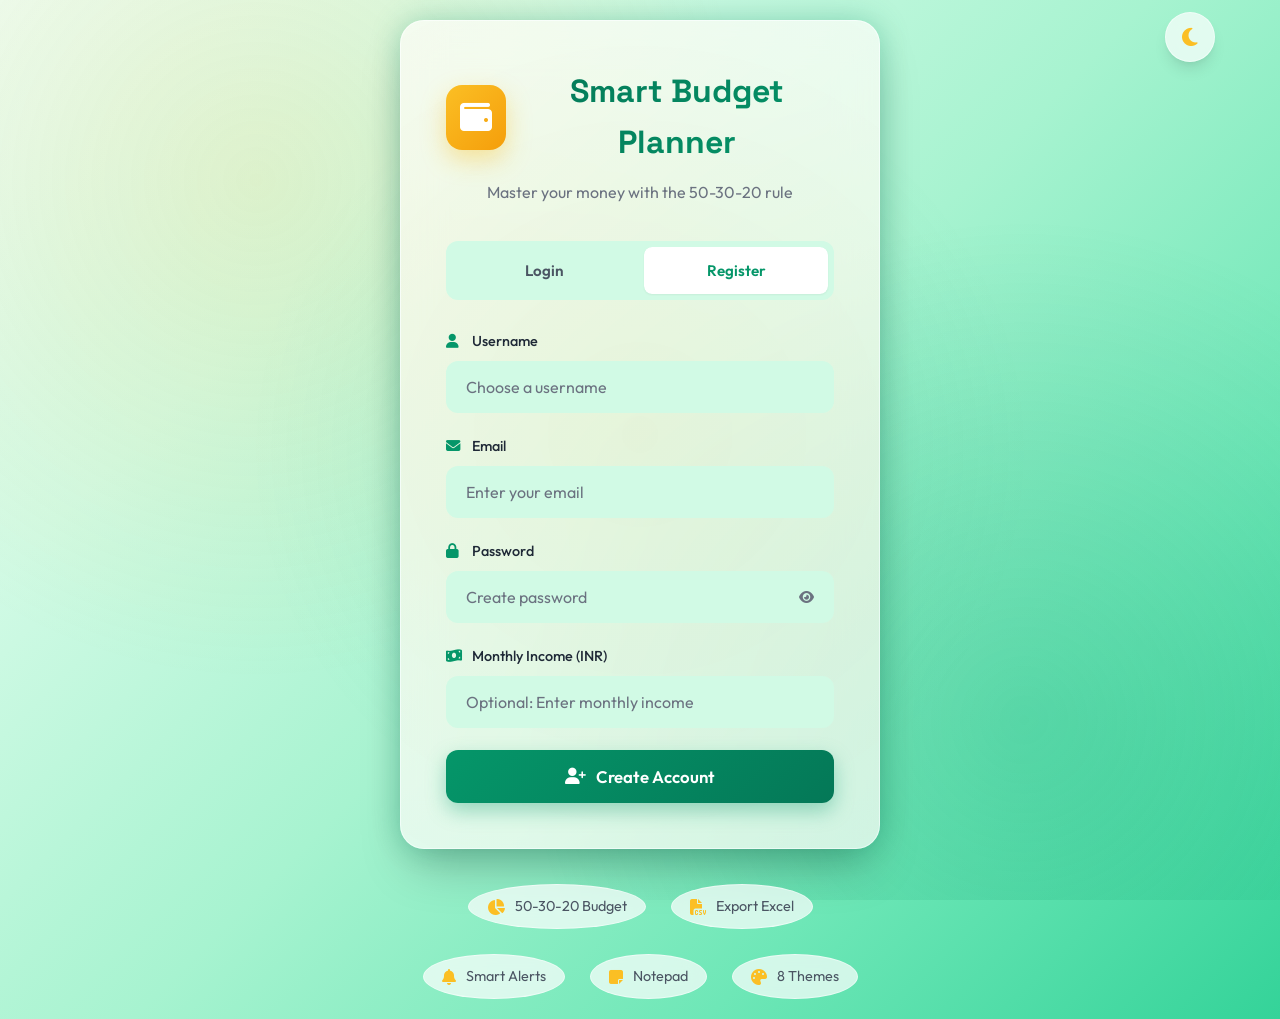
<file: smart-budget-planner/index.html>
<!DOCTYPE html>
<html lang="en">
<head>
    <meta charset="UTF-8">
    <meta name="viewport" content="width=device-width, initial-scale=1.0">
    <title>Smart Budget Planner - Register</title>
    <link rel="stylesheet" href="css/style.css">
    <link href="https://fonts.googleapis.com/css2?family=Outfit:wght@300;400;500;600;700;800&family=Space+Grotesk:wght@400;500;600;700&display=swap" rel="stylesheet">
    <link rel="stylesheet" href="https://cdnjs.cloudflare.com/ajax/libs/font-awesome/6.4.0/css/all.min.css">
</head>
<body class="auth-page">
    <!-- Theme Toggle -->
    <div class="theme-toggle" id="themeToggle">
        <i class="fas fa-moon"></i>
    </div>

    <div class="auth-container">
        <div class="auth-card">
            <div class="auth-header">
                <div class="logo">
                    <div class="logo-icon">
                        <i class="fas fa-wallet"></i>
                    </div>
                    <h1>Smart Budget Planner</h1>
                </div>
                <p class="tagline">Master your money with the 50-30-20 rule</p>
            </div>

            <div class="auth-tabs">
                <button class="tab-btn" data-tab="login">Login</button>
                <button class="tab-btn active" data-tab="register">Register</button>
            </div>

            <form id="loginForm" class="auth-form">
                <div class="form-group">
                    <label for="loginEmail"><i class="fas fa-envelope"></i> Email</label>
                    <input type="email" id="loginEmail" required placeholder="Enter your email">
                </div>
                <div class="form-group">
                    <label for="loginPassword"><i class="fas fa-lock"></i> Password</label>
                    <div class="password-input">
                        <input type="password" id="loginPassword" required placeholder="Enter your password">
                        <button type="button" class="toggle-password"><i class="fas fa-eye"></i></button>
                    </div>
                </div>
                <button type="submit" class="btn btn-primary btn-full">
                    <i class="fas fa-sign-in-alt"></i> Login
                </button>
            </form>

            <form id="registerForm" class="auth-form active">
                <div class="form-group">
                    <label for="regUsername"><i class="fas fa-user"></i> Username</label>
                    <input type="text" id="regUsername" required placeholder="Choose a username" minlength="3">
                </div>
                <div class="form-group">
                    <label for="regEmail"><i class="fas fa-envelope"></i> Email</label>
                    <input type="email" id="regEmail" required placeholder="Enter your email">
                </div>
                <div class="form-group">
                    <label for="regPassword"><i class="fas fa-lock"></i> Password</label>
                    <div class="password-input">
                        <input type="password" id="regPassword" required placeholder="Create password" minlength="6">
                        <button type="button" class="toggle-password"><i class="fas fa-eye"></i></button>
                    </div>
                </div>
                <div class="form-group">
                    <label for="regIncome"><i class="fas fa-money-bill-wave"></i> Monthly Income (INR)</label>
                    <input type="number" id="regIncome" placeholder="Optional: Enter monthly income" min="0">
                </div>
                <button type="submit" class="btn btn-primary btn-full">
                    <i class="fas fa-user-plus"></i> Create Account
                </button>
            </form>

            <div id="authMessage" class="message"></div>
        </div>

        <div class="features-preview">
            <div class="feature-item">
                <i class="fas fa-chart-pie"></i>
                <span>50-30-20 Budget</span>
            </div>
            <div class="feature-item">
                <i class="fas fa-file-csv"></i>
                <span>Export Excel</span>
            </div>
            <div class="feature-item">
                <i class="fas fa-bell"></i>
                <span>Smart Alerts</span>
            </div>
            <div class="feature-item">
                <i class="fas fa-sticky-note"></i>
                <span>Notepad</span>
            </div>
            <div class="feature-item">
                <i class="fas fa-palette"></i>
                <span>8 Themes</span>
            </div>
        </div>
    </div>

    <script src="js/utils.js"></script>
    <script>
        // Smart Budget Planner - Auth - ORIGINAL WORKING VERSION
        document.addEventListener('DOMContentLoaded', function() {
            // Check if already logged in
            var currentUser = localStorage.getItem('smart_budget_current_user');
            if (currentUser) {
                window.location.href = 'index.html';
                return;
            }
            
            // Initialize theme
            var savedTheme = localStorage.getItem('smart_budget_theme') || 'light';
            document.documentElement.setAttribute('data-theme', savedTheme);
            
            // Theme toggle
            var themeToggle = document.getElementById('themeToggle');
            themeToggle.addEventListener('click', function() {
                var current = document.documentElement.getAttribute('data-theme');
                var newTheme = current === 'light' ? 'dark' : 'light';
                document.documentElement.setAttribute('data-theme', newTheme);
                localStorage.setItem('smart_budget_theme', newTheme);
            });
            
            // Tab switching
            var tabBtns = document.querySelectorAll('.tab-btn');
            tabBtns.forEach(function(btn) {
                btn.addEventListener('click', function() {
                    var tab = btn.dataset.tab;
                    tabBtns.forEach(function(b) { b.classList.remove('active'); });
                    btn.classList.add('active');
                    document.querySelectorAll('.auth-form').forEach(function(form) {
                        form.classList.remove('active');
                    });
                    document.getElementById(tab === 'login' ? 'loginForm' : 'registerForm').classList.add('active');
                    hideMessage();
                });
            });
            
            // Password toggle
            var toggleBtns = document.querySelectorAll('.toggle-password');
            toggleBtns.forEach(function(btn) {
                btn.addEventListener('click', function() {
                    var input = btn.previousElementSibling;
                    var icon = btn.querySelector('i');
                    if (input.type === 'password') {
                        input.type = 'text';
                        icon.classList.remove('fa-eye');
                        icon.classList.add('fa-eye-slash');
                    } else {
                        input.type = 'password';
                        icon.classList.remove('fa-eye-slash');
                        icon.classList.add('fa-eye');
                    }
                });
            });
            
            // Login form
            document.getElementById('loginForm').addEventListener('submit', function(e) {
                e.preventDefault();
                
                var email = document.getElementById('loginEmail').value.trim();
                var password = document.getElementById('loginPassword').value;
                
                if (!email || !password) {
                    showMessage('Please fill in all fields');
                    return;
                }
                
                var users = JSON.parse(localStorage.getItem('smart_budget_users') || '[]');
                var user = users.find(function(u) { return u.email.toLowerCase() === email.toLowerCase(); });
                
                if (!user) {
                    showMessage('User not found. Please register first.');
                    return;
                }
                
                // Hash check
                var hash = 0;
                for (var i = 0; i < password.length; i++) {
                    var char = password.charCodeAt(i);
                    hash = ((hash << 5) - hash) + char;
                    hash = hash & hash;
                }
                var hashedPassword = hash.toString(16);
                
                if (user.password !== hashedPassword) {
                    showMessage('Invalid password');
                    return;
                }
                
                var userWithoutPassword = Object.assign({}, user);
                delete userWithoutPassword.password;
                localStorage.setItem('smart_budget_current_user', JSON.stringify(userWithoutPassword));
                
                showMessage('Login successful! Redirecting...', 'success');
                setTimeout(function() {
                    window.location.href = 'index.html';
                }, 800);
            });
            
            // Register form
            document.getElementById('registerForm').addEventListener('submit', function(e) {
                e.preventDefault();
                
                var username = document.getElementById('regUsername').value.trim();
                var email = document.getElementById('regEmail').value.trim();
                var password = document.getElementById('regPassword').value;
                var monthlyIncome = document.getElementById('regIncome').value;
                
                if (!username || !email || !password) {
                    showMessage('Please fill in all required fields');
                    return;
                }
                
                if (username.length < 3) {
                    showMessage('Username must be at least 3 characters');
                    return;
                }
                
                if (password.length < 6) {
                    showMessage('Password must be at least 6 characters');
                    return;
                }
                
                var users = JSON.parse(localStorage.getItem('smart_budget_users') || '[]');
                
                if (users.find(function(u) { return u.email.toLowerCase() === email.toLowerCase(); })) {
                    showMessage('Email already registered');
                    return;
                }
                
                if (users.find(function(u) { return u.username.toLowerCase() === username.toLowerCase(); })) {
                    showMessage('Username already taken');
                    return;
                }
                
                // Hash password
                var hash = 0;
                for (var i = 0; i < password.length; i++) {
                    var char = password.charCodeAt(i);
                    hash = ((hash << 5) - hash) + char;
                    hash = hash & hash;
                }
                var hashedPassword = hash.toString(16);
                
                var newUser = {
                    id: Date.now().toString(36) + Math.random().toString(36).substr(2),
                    username: username,
                    email: email.toLowerCase(),
                    password: hashedPassword,
                    monthlyIncome: parseFloat(monthlyIncome) || 0,
                    createdAt: new Date().toISOString()
                };
                
                users.push(newUser);
                localStorage.setItem('smart_budget_users', JSON.stringify(users));
                
                var userWithoutPassword = Object.assign({}, newUser);
                delete userWithoutPassword.password;
                localStorage.setItem('smart_budget_current_user', JSON.stringify(userWithoutPassword));
                
                showMessage('Account created! Redirecting...', 'success');
                setTimeout(function() {
                    window.location.href = 'index.html';
                }, 800);
            });
            
            function showMessage(message, type) {
                type = type || 'error';
                var authMessage = document.getElementById('authMessage');
                authMessage.textContent = message;
                authMessage.className = 'message ' + type;
            }
            
            function hideMessage() {
                var authMessage = document.getElementById('authMessage');
                authMessage.className = 'message';
                authMessage.textContent = '';
            }
        });
    </script>
</body>
</html>
</file>
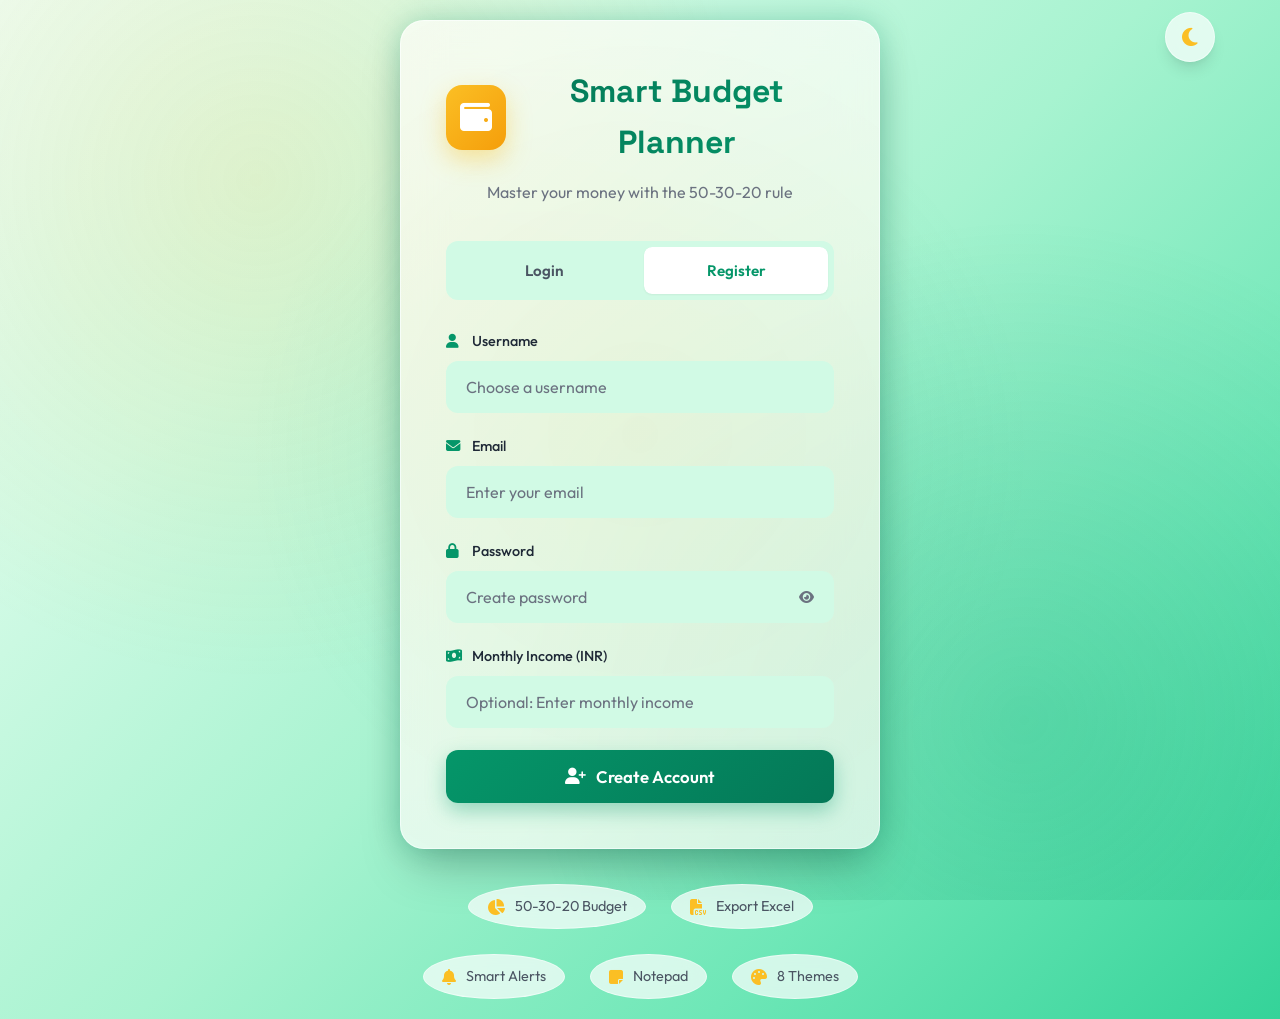
<file: smart-budget-planner/public/index.html>
<!DOCTYPE html>
<html lang="en">
<head>
    <meta charset="UTF-8">
    <meta name="viewport" content="width=device-width, initial-scale=1.0">
    <title>Smart Budget Planner - Register</title>
    <link rel="stylesheet" href="css/style.css">
    <link href="https://fonts.googleapis.com/css2?family=Outfit:wght@300;400;500;600;700;800&family=Space+Grotesk:wght@400;500;600;700&display=swap" rel="stylesheet">
    <link rel="stylesheet" href="https://cdnjs.cloudflare.com/ajax/libs/font-awesome/6.4.0/css/all.min.css">
</head>
<body class="auth-page">
    <!-- Theme Toggle -->
    <div class="theme-toggle" id="themeToggle">
        <i class="fas fa-moon"></i>
    </div>

    <div class="auth-container">
        <div class="auth-card">
            <div class="auth-header">
                <div class="logo">
                    <div class="logo-icon">
                        <i class="fas fa-wallet"></i>
                    </div>
                    <h1>Smart Budget Planner</h1>
                </div>
                <p class="tagline">Master your money with the 50-30-20 rule</p>
            </div>

            <div class="auth-tabs">
                <button class="tab-btn" data-tab="login">Login</button>
                <button class="tab-btn active" data-tab="register">Register</button>
            </div>

            <form id="loginForm" class="auth-form">
                <div class="form-group">
                    <label for="loginEmail"><i class="fas fa-envelope"></i> Email</label>
                    <input type="email" id="loginEmail" required placeholder="Enter your email">
                </div>
                <div class="form-group">
                    <label for="loginPassword"><i class="fas fa-lock"></i> Password</label>
                    <div class="password-input">
                        <input type="password" id="loginPassword" required placeholder="Enter your password">
                        <button type="button" class="toggle-password"><i class="fas fa-eye"></i></button>
                    </div>
                </div>
                <button type="submit" class="btn btn-primary btn-full">
                    <i class="fas fa-sign-in-alt"></i> Login
                </button>
            </form>

            <form id="registerForm" class="auth-form active">
                <div class="form-group">
                    <label for="regUsername"><i class="fas fa-user"></i> Username</label>
                    <input type="text" id="regUsername" required placeholder="Choose a username" minlength="3">
                </div>
                <div class="form-group">
                    <label for="regEmail"><i class="fas fa-envelope"></i> Email</label>
                    <input type="email" id="regEmail" required placeholder="Enter your email">
                </div>
                <div class="form-group">
                    <label for="regPassword"><i class="fas fa-lock"></i> Password</label>
                    <div class="password-input">
                        <input type="password" id="regPassword" required placeholder="Create password" minlength="6">
                        <button type="button" class="toggle-password"><i class="fas fa-eye"></i></button>
                    </div>
                </div>
                <div class="form-group">
                    <label for="regIncome"><i class="fas fa-money-bill-wave"></i> Monthly Income (INR)</label>
                    <input type="number" id="regIncome" placeholder="Optional: Enter monthly income" min="0">
                </div>
                <button type="submit" class="btn btn-primary btn-full">
                    <i class="fas fa-user-plus"></i> Create Account
                </button>
            </form>

            <div id="authMessage" class="message"></div>
        </div>

        <div class="features-preview">
            <div class="feature-item">
                <i class="fas fa-chart-pie"></i>
                <span>50-30-20 Budget</span>
            </div>
            <div class="feature-item">
                <i class="fas fa-file-csv"></i>
                <span>Export Excel</span>
            </div>
            <div class="feature-item">
                <i class="fas fa-bell"></i>
                <span>Smart Alerts</span>
            </div>
            <div class="feature-item">
                <i class="fas fa-sticky-note"></i>
                <span>Notepad</span>
            </div>
            <div class="feature-item">
                <i class="fas fa-palette"></i>
                <span>8 Themes</span>
            </div>
        </div>
    </div>

    <script src="js/utils.js"></script>
    <script>
        // Smart Budget Planner - Auth
        document.addEventListener('DOMContentLoaded', function() {
            // Check if already logged in
            var currentUser = localStorage.getItem('smart_budget_current_user');
            if (currentUser) {
                window.location.href = 'dashboard.html';
                return;
            }
            
            // Initialize theme
            var savedTheme = localStorage.getItem('smart_budget_theme') || 'light';
            document.documentElement.setAttribute('data-theme', savedTheme);
            
            // Theme toggle
            var themeToggle = document.getElementById('themeToggle');
            themeToggle.addEventListener('click', function() {
                var current = document.documentElement.getAttribute('data-theme');
                var newTheme = current === 'light' ? 'dark' : 'light';
                document.documentElement.setAttribute('data-theme', newTheme);
                localStorage.setItem('smart_budget_theme', newTheme);
            });
            
            // Tab switching
            var tabBtns = document.querySelectorAll('.tab-btn');
            tabBtns.forEach(function(btn) {
                btn.addEventListener('click', function() {
                    var tab = btn.dataset.tab;
                    tabBtns.forEach(function(b) { b.classList.remove('active'); });
                    btn.classList.add('active');
                    document.querySelectorAll('.auth-form').forEach(function(form) {
                        form.classList.remove('active');
                    });
                    document.getElementById(tab === 'login' ? 'loginForm' : 'registerForm').classList.add('active');
                    hideMessage();
                });
            });
            
            // Password toggle
            var toggleBtns = document.querySelectorAll('.toggle-password');
            toggleBtns.forEach(function(btn) {
                btn.addEventListener('click', function() {
                    var input = btn.previousElementSibling;
                    var icon = btn.querySelector('i');
                    if (input.type === 'password') {
                        input.type = 'text';
                        icon.classList.remove('fa-eye');
                        icon.classList.add('fa-eye-slash');
                    } else {
                        input.type = 'password';
                        icon.classList.remove('fa-eye-slash');
                        icon.classList.add('fa-eye');
                    }
                });
            });
            
            // Login form
            document.getElementById('loginForm').addEventListener('submit', function(e) {
                e.preventDefault();
                
                var email = document.getElementById('loginEmail').value.trim();
                var password = document.getElementById('loginPassword').value;
                
                if (!email || !password) {
                    showMessage('Please fill in all fields');
                    return;
                }
                
                var users = JSON.parse(localStorage.getItem('smart_budget_users') || '[]');
                var user = users.find(function(u) { return u.email.toLowerCase() === email.toLowerCase(); });
                
                if (!user) {
                    showMessage('User not found. Please register first.');
                    return;
                }
                
                // Hash check
                var hash = 0;
                for (var i = 0; i < password.length; i++) {
                    var char = password.charCodeAt(i);
                    hash = ((hash << 5) - hash) + char;
                    hash = hash & hash;
                }
                var hashedPassword = hash.toString(16);
                
                if (user.password !== hashedPassword) {
                    showMessage('Invalid password');
                    return;
                }
                
                var userWithoutPassword = Object.assign({}, user);
                delete userWithoutPassword.password;
                localStorage.setItem('smart_budget_current_user', JSON.stringify(userWithoutPassword));
                
                showMessage('Login successful! Redirecting...', 'success');
                setTimeout(function() {
                    window.location.href = 'dashboard.html';
                }, 800);
            });
            
            // Register form
            document.getElementById('registerForm').addEventListener('submit', function(e) {
                e.preventDefault();
                
                var username = document.getElementById('regUsername').value.trim();
                var email = document.getElementById('regEmail').value.trim();
                var password = document.getElementById('regPassword').value;
                var monthlyIncome = document.getElementById('regIncome').value;
                
                if (!username || !email || !password) {
                    showMessage('Please fill in all required fields');
                    return;
                }
                
                if (username.length < 3) {
                    showMessage('Username must be at least 3 characters');
                    return;
                }
                
                if (password.length < 6) {
                    showMessage('Password must be at least 6 characters');
                    return;
                }
                
                var users = JSON.parse(localStorage.getItem('smart_budget_users') || '[]');
                
                if (users.find(function(u) { return u.email.toLowerCase() === email.toLowerCase(); })) {
                    showMessage('Email already registered');
                    return;
                }
                
                if (users.find(function(u) { return u.username.toLowerCase() === username.toLowerCase(); })) {
                    showMessage('Username already taken');
                    return;
                }
                
                // Hash password
                var hash = 0;
                for (var i = 0; i < password.length; i++) {
                    var char = password.charCodeAt(i);
                    hash = ((hash << 5) - hash) + char;
                    hash = hash & hash;
                }
                var hashedPassword = hash.toString(16);
                
                var newUser = {
                    id: Date.now().toString(36) + Math.random().toString(36).substr(2),
                    username: username,
                    email: email.toLowerCase(),
                    password: hashedPassword,
                    monthlyIncome: parseFloat(monthlyIncome) || 0,
                    createdAt: new Date().toISOString()
                };
                
                users.push(newUser);
                localStorage.setItem('smart_budget_users', JSON.stringify(users));
                
                var userWithoutPassword = Object.assign({}, newUser);
                delete userWithoutPassword.password;
                localStorage.setItem('smart_budget_current_user', JSON.stringify(userWithoutPassword));
                
                showMessage('Account created! Redirecting...', 'success');
                setTimeout(function() {
                    window.location.href = 'dashboard.html';
                }, 800);
            });
            
            function showMessage(message, type) {
                type = type || 'error';
                var authMessage = document.getElementById('authMessage');
                authMessage.textContent = message;
                authMessage.className = 'message ' + type;
            }
            
            function hideMessage() {
                var authMessage = document.getElementById('authMessage');
                authMessage.className = 'message';
                authMessage.textContent = '';
            }
        });
    </script>
</body>
</html>
</file>
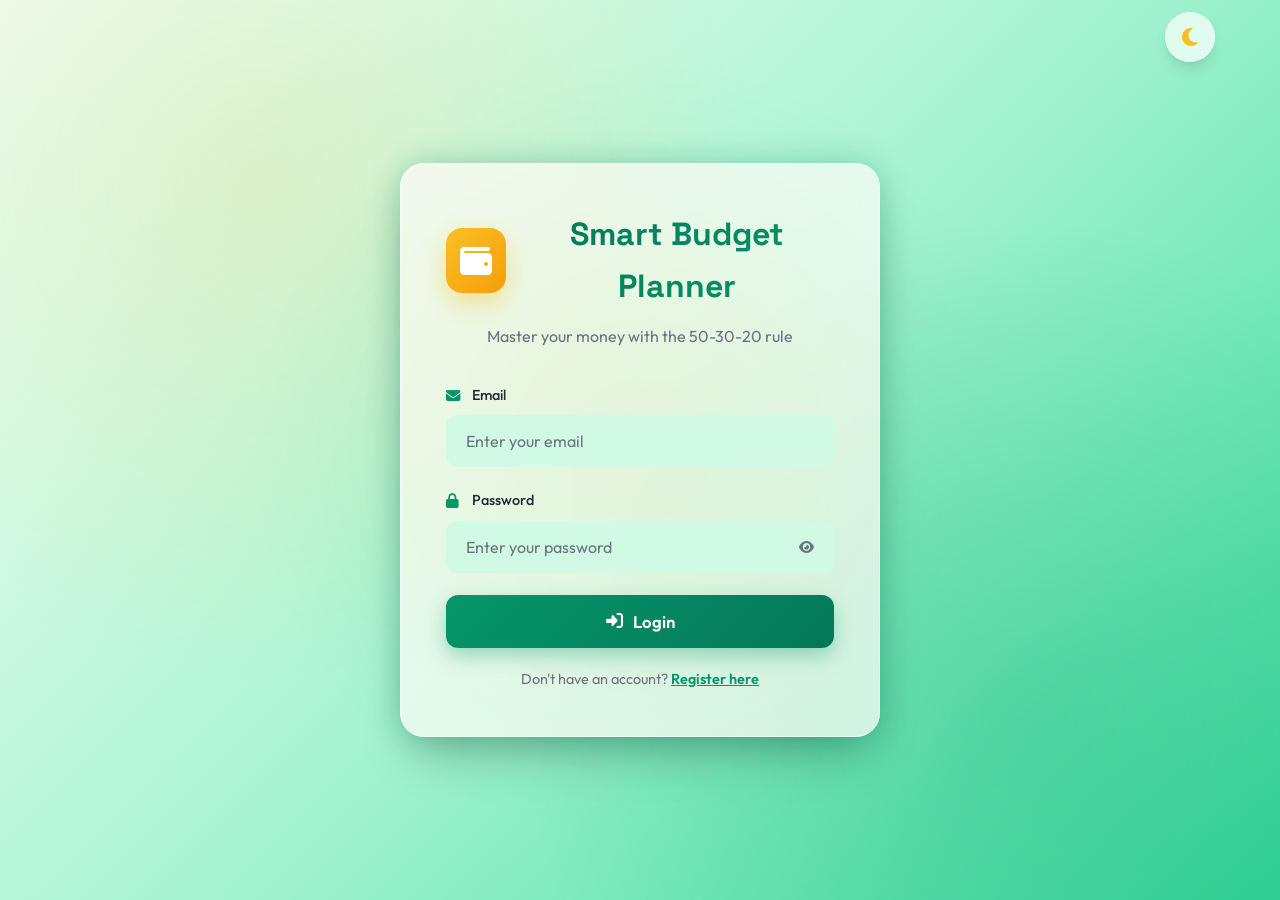
<file: smart-budget-planner/public/login.html>
<!DOCTYPE html>
<html lang="en">
<head>
    <meta charset="UTF-8">
    <meta name="viewport" content="width=device-width, initial-scale=1.0">
    <title>Login - Smart Budget Planner</title>
    <link rel="stylesheet" href="css/style.css">
    <link href="https://fonts.googleapis.com/css2?family=Outfit:wght@300;400;500;600;700;800&family=Space+Grotesk:wght@400;500;600;700&display=swap" rel="stylesheet">
    <link rel="stylesheet" href="https://cdnjs.cloudflare.com/ajax/libs/font-awesome/6.4.0/css/all.min.css">
</head>
<body class="auth-page">
    <!-- Theme Toggle -->
    <div class="theme-toggle" id="themeToggle">
        <i class="fas fa-moon"></i>
    </div>

    <div class="auth-container">
        <div class="auth-card">
            <div class="auth-header">
                <div class="logo">
                    <div class="logo-icon">
                        <i class="fas fa-wallet"></i>
                    </div>
                    <h1>Smart Budget Planner</h1>
                </div>
                <p class="tagline">Master your money with the 50-30-20 rule</p>
            </div>

            <form id="loginForm" class="auth-form active">
                <div class="form-group">
                    <label for="loginEmail"><i class="fas fa-envelope"></i> Email</label>
                    <input type="email" id="loginEmail" required placeholder="Enter your email">
                </div>
                <div class="form-group">
                    <label for="loginPassword"><i class="fas fa-lock"></i> Password</label>
                    <div class="password-input">
                        <input type="password" id="loginPassword" required placeholder="Enter your password">
                        <button type="button" class="toggle-password"><i class="fas fa-eye"></i></button>
                    </div>
                </div>
                <button type="submit" class="btn btn-primary btn-full">
                    <i class="fas fa-sign-in-alt"></i> Login
                </button>
            </form>

            <div id="authMessage" class="message"></div>
            
            <div style="text-align: center; margin-top: 20px;">
                <p style="color: var(--text-light); font-size: 0.9rem;">Don't have an account? <a href="index.html" style="color: var(--primary-color); font-weight: 600;">Register here</a></p>
            </div>
        </div>
    </div>

    <script src="js/utils.js"></script>
    <script>
        // Simple login using localStorage
        document.addEventListener('DOMContentLoaded', function() {
            // Check if already logged in
            var currentUser = localStorage.getItem('smart_budget_current_user');
            if (currentUser) {
                window.location.href = 'dashboard.html';
                return;
            }
            
            // Initialize theme
            var savedTheme = localStorage.getItem('smart_budget_theme') || 'light';
            document.documentElement.setAttribute('data-theme', savedTheme);
            
            // Theme toggle
            var themeToggle = document.getElementById('themeToggle');
            themeToggle.addEventListener('click', function() {
                var current = document.documentElement.getAttribute('data-theme');
                var newTheme = current === 'light' ? 'dark' : 'light';
                document.documentElement.setAttribute('data-theme', newTheme);
                localStorage.setItem('smart_budget_theme', newTheme);
            });
            
            // Password toggle
            var toggleBtns = document.querySelectorAll('.toggle-password');
            toggleBtns.forEach(function(btn) {
                btn.addEventListener('click', function() {
                    var input = btn.previousElementSibling;
                    var icon = btn.querySelector('i');
                    if (input.type === 'password') {
                        input.type = 'text';
                        icon.classList.remove('fa-eye');
                        icon.classList.add('fa-eye-slash');
                    } else {
                        input.type = 'password';
                        icon.classList.remove('fa-eye-slash');
                        icon.classList.add('fa-eye');
                    }
                });
            });
            
            // Login form
            document.getElementById('loginForm').addEventListener('submit', function(e) {
                e.preventDefault();
                
                var email = document.getElementById('loginEmail').value.trim();
                var password = document.getElementById('loginPassword').value;
                
                if (!email || !password) {
                    showMessage('Please fill in all fields');
                    return;
                }
                
                // Get users from localStorage
                var users = JSON.parse(localStorage.getItem('smart_budget_users') || '[]');
                var user = users.find(function(u) { return u.email.toLowerCase() === email.toLowerCase(); });
                
                if (!user) {
                    showMessage('User not found. Please register first.');
                    return;
                }
                
                // Simple hash check (same as utils.js)
                var hash = 0;
                for (var i = 0; i < password.length; i++) {
                    var char = password.charCodeAt(i);
                    hash = ((hash << 5) - hash) + char;
                    hash = hash & hash;
                }
                var hashedPassword = hash.toString(16);
                
                if (user.password !== hashedPassword) {
                    showMessage('Invalid password');
                    return;
                }
                
                // Login successful - save current user
                var userWithoutPassword = Object.assign({}, user);
                delete userWithoutPassword.password;
                localStorage.setItem('smart_budget_current_user', JSON.stringify(userWithoutPassword));
                
                showMessage('Login successful! Redirecting...', 'success');
                setTimeout(function() {
                    window.location.href = 'dashboard.html';
                }, 800);
            });
            
            function showMessage(message, type) {
                type = type || 'error';
                var authMessage = document.getElementById('authMessage');
                authMessage.textContent = message;
                authMessage.className = 'message ' + type;
            }
        });
    </script>
</body>
</html>
</file>
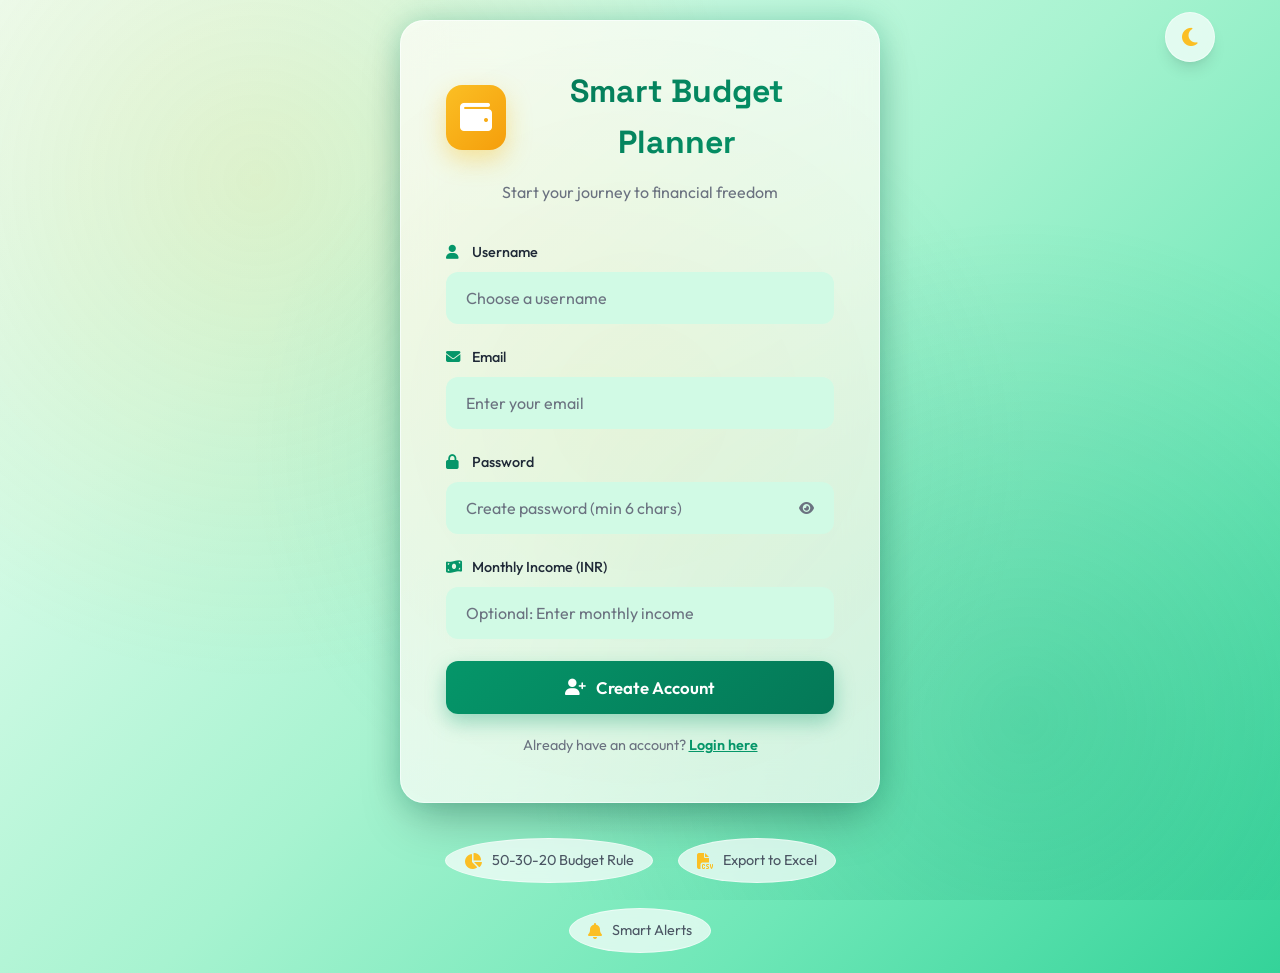
<file: smart-budget-planner/public/signup.html>
<!DOCTYPE html>
<html lang="en">
<head>
    <meta charset="UTF-8">
    <meta name="viewport" content="width=device-width, initial-scale=1.0">
    <title>Sign Up - Smart Budget Planner</title>
    <link rel="stylesheet" href="css/style.css">
    <link href="https://fonts.googleapis.com/css2?family=Outfit:wght@300;400;500;600;700;800&family=Space+Grotesk:wght@400;500;600;700&display=swap" rel="stylesheet">
    <link rel="stylesheet" href="https://cdnjs.cloudflare.com/ajax/libs/font-awesome/6.4.0/css/all.min.css">
</head>
<body class="auth-page">
    <!-- Theme Toggle -->
    <div class="theme-toggle" id="themeToggle">
        <i class="fas fa-moon"></i>
    </div>

    <div class="auth-container">
        <div class="auth-card">
            <div class="auth-header">
                <div class="logo">
                    <div class="logo-icon">
                        <i class="fas fa-wallet"></i>
                    </div>
                    <h1>Smart Budget Planner</h1>
                </div>
                <p class="tagline">Start your journey to financial freedom</p>
            </div>

            <form id="registerForm" class="auth-form active">
                <div class="form-group">
                    <label for="regUsername"><i class="fas fa-user"></i> Username</label>
                    <input type="text" id="regUsername" required placeholder="Choose a username" minlength="3">
                </div>
                <div class="form-group">
                    <label for="regEmail"><i class="fas fa-envelope"></i> Email</label>
                    <input type="email" id="regEmail" required placeholder="Enter your email">
                </div>
                <div class="form-group">
                    <label for="regPassword"><i class="fas fa-lock"></i> Password</label>
                    <div class="password-input">
                        <input type="password" id="regPassword" required placeholder="Create password (min 6 chars)" minlength="6">
                        <button type="button" class="toggle-password"><i class="fas fa-eye"></i></button>
                    </div>
                </div>
                <div class="form-group">
                    <label for="regIncome"><i class="fas fa-money-bill-wave"></i> Monthly Income (INR)</label>
                    <input type="number" id="regIncome" placeholder="Optional: Enter monthly income" min="0">
                </div>
                <button type="submit" class="btn btn-primary btn-full">
                    <i class="fas fa-user-plus"></i> Create Account
                </button>
            </form>

            <div id="authMessage" class="message"></div>
            
            <div style="text-align: center; margin-top: 20px;">
                <p style="color: var(--text-light); font-size: 0.9rem;">Already have an account? <a href="login.html" style="color: var(--primary-color); font-weight: 600;">Login here</a></p>
            </div>
        </div>
        
        <div class="features-preview">
            <div class="feature-item">
                <i class="fas fa-chart-pie"></i>
                <span>50-30-20 Budget Rule</span>
            </div>
            <div class="feature-item">
                <i class="fas fa-file-csv"></i>
                <span>Export to Excel</span>
            </div>
            <div class="feature-item">
                <i class="fas fa-bell"></i>
                <span>Smart Alerts</span>
            </div>
        </div>
    </div>

    <script src="js/utils.js"></script>
    <script>
        // Simple registration using localStorage
        document.addEventListener('DOMContentLoaded', function() {
            // Check if already logged in
            var currentUser = localStorage.getItem('smart_budget_current_user');
            if (currentUser) {
                window.location.href = 'dashboard.html';
                return;
            }
            
            // Initialize theme
            var savedTheme = localStorage.getItem('smart_budget_theme') || 'light';
            document.documentElement.setAttribute('data-theme', savedTheme);
            
            // Theme toggle
            var themeToggle = document.getElementById('themeToggle');
            themeToggle.addEventListener('click', function() {
                var current = document.documentElement.getAttribute('data-theme');
                var newTheme = current === 'light' ? 'dark' : 'light';
                document.documentElement.setAttribute('data-theme', newTheme);
                localStorage.setItem('smart_budget_theme', newTheme);
            });
            
            // Password toggle
            var toggleBtns = document.querySelectorAll('.toggle-password');
            toggleBtns.forEach(function(btn) {
                btn.addEventListener('click', function() {
                    var input = btn.previousElementSibling;
                    var icon = btn.querySelector('i');
                    if (input.type === 'password') {
                        input.type = 'text';
                        icon.classList.remove('fa-eye');
                        icon.classList.add('fa-eye-slash');
                    } else {
                        input.type = 'password';
                        icon.classList.remove('fa-eye-slash');
                        icon.classList.add('fa-eye');
                    }
                });
            });
            
            // Register form
            document.getElementById('registerForm').addEventListener('submit', function(e) {
                e.preventDefault();
                
                var username = document.getElementById('regUsername').value.trim();
                var email = document.getElementById('regEmail').value.trim();
                var password = document.getElementById('regPassword').value;
                var monthlyIncome = document.getElementById('regIncome').value;
                
                if (!username || !email || !password) {
                    showMessage('Please fill in all required fields');
                    return;
                }
                
                if (username.length < 3) {
                    showMessage('Username must be at least 3 characters');
                    return;
                }
                
                if (password.length < 6) {
                    showMessage('Password must be at least 6 characters');
                    return;
                }
                
                // Get existing users
                var users = JSON.parse(localStorage.getItem('smart_budget_users') || '[]');
                
                // Check if email already exists
                if (users.find(function(u) { return u.email.toLowerCase() === email.toLowerCase(); })) {
                    showMessage('Email already registered');
                    return;
                }
                
                // Check if username already exists
                if (users.find(function(u) { return u.username.toLowerCase() === username.toLowerCase(); })) {
                    showMessage('Username already taken');
                    return;
                }
                
                // Hash password (simple hash)
                var hash = 0;
                for (var i = 0; i < password.length; i++) {
                    var char = password.charCodeAt(i);
                    hash = ((hash << 5) - hash) + char;
                    hash = hash & hash;
                }
                var hashedPassword = hash.toString(16);
                
                // Create new user
                var newUser = {
                    id: Date.now().toString(36) + Math.random().toString(36).substr(2),
                    username: username,
                    email: email.toLowerCase(),
                    password: hashedPassword,
                    monthlyIncome: parseFloat(monthlyIncome) || 0,
                    createdAt: new Date().toISOString()
                };
                
                // Save to localStorage
                users.push(newUser);
                localStorage.setItem('smart_budget_users', JSON.stringify(users));
                
                // Auto-login
                var userWithoutPassword = Object.assign({}, newUser);
                delete userWithoutPassword.password;
                localStorage.setItem('smart_budget_current_user', JSON.stringify(userWithoutPassword));
                
                showMessage('Account created! Redirecting...', 'success');
                setTimeout(function() {
                    window.location.href = 'dashboard.html';
                }, 800);
            });
            
            function showMessage(message, type) {
                type = type || 'error';
                var authMessage = document.getElementById('authMessage');
                authMessage.textContent = message;
                authMessage.className = 'message ' + type;
            }
        });
    </script>
</body>
</html>
</file>
<file: smart-budget-planner/css/style.css>
/* ============================================
   SMART BUDGET PLANNER - MODERN UI DESIGN
   Money-based theme with Dark/Light Mode
   ============================================ */

@import url('https://fonts.googleapis.com/css2?family=Outfit:wght@300;400;500;600;700;800&family=Space+Grotesk:wght@400;500;600;700&display=swap');

:root {
    /* Light Mode - Money/Green Theme */
    --primary-color: #059669;
    --primary-dark: #047857;
    --primary-light: #d1fae5;
    --secondary-color: #d97706;
    --secondary-light: #fef3c7;
    --accent-gold: #fbbf24;
    --accent-gold-light: #fef3c7;
    --danger-color: #dc2626;
    --danger-light: #fee2e2;
    --success-color: #16a34a;
    --success-light: #dcfce7;
    --warning-color: #f59e0b;
    --warning-light: #fef3c7;
    
    /* Backgrounds */
    --bg-gradient: linear-gradient(135deg, #ecfdf5 0%, #d1fae5 25%, #a7f3d0 50%, #6ee7b7 75%, #34d399 100%);
    --bg-dark-overlay: rgba(255, 255, 255, 0.85);
    --card-bg: rgba(255, 255, 255, 0.95);
    --glass-bg: rgba(255, 255, 255, 0.7);
    --glass-border: rgba(255, 255, 255, 0.5);
    
    /* Sidebar */
    --sidebar-bg: linear-gradient(180deg, #065f46 0%, #047857 50%, #059669 100%);
    --sidebar-text: #ffffff;
    
    /* Text */
    --text-dark: #1f2937;
    --text-medium: #4b5563;
    --text-light: #6b7280;
    --text-white: #ffffff;
    
    /* Shadows */
    --shadow-sm: 0 1px 2px 0 rgba(0, 0, 0, 0.05);
    --shadow: 0 4px 6px -1px rgba(0, 0, 0, 0.1), 0 2px 4px -1px rgba(0, 0, 0, 0.06);
    --shadow-md: 0 10px 15px -3px rgba(0, 0, 0, 0.1), 0 4px 6px -2px rgba(0, 0, 0, 0.05);
    --shadow-lg: 0 20px 25px -5px rgba(0, 0, 0, 0.1), 0 10px 10px -5px rgba(0, 0, 0, 0.04);
    --shadow-xl: 0 25px 50px -12px rgba(0, 0, 0, 0.25);
    --shadow-glow: 0 0 30px rgba(5, 150, 105, 0.3);
    
    /* Border Radius */
    --radius-sm: 8px;
    --radius-md: 12px;
    --radius-lg: 16px;
    --radius-xl: 24px;
    --radius-full: 50%;
    
    /* Transitions */
    --transition-fast: 0.15s ease;
    --transition: 0.3s ease;
    --transition-slow: 0.5s ease;
    
    /* Typography */
    --font-primary: 'Outfit', sans-serif;
    --font-secondary: 'Space Grotesk', sans-serif;
}

/* Dark Mode */
[data-theme="dark"] {
    --primary-color: #10b981;
    --primary-dark: #059669;
    --primary-light: #064e3b;
    --secondary-color: #fbbf24;
    --secondary-light: #451a03;
    --accent-gold: #fbbf24;
    --danger-color: #ef4444;
    --danger-light: #450a0a;
    --success-color: #22c55e;
    --success-light: #052e16;
    --warning-color: #f59e0b;
    --warning-light: #451a03;
    
    --bg-gradient: linear-gradient(135deg, #022c22 0%, #064e3b 25%, #065f46 50%, #047857 75%, #059669 100%);
    --bg-dark-overlay: rgba(6, 78, 59, 0.9);
    --card-bg: rgba(6, 78, 59, 0.95);
    --glass-bg: rgba(6, 78, 59, 0.7);
    --glass-border: rgba(16, 185, 129, 0.3);
    
    --text-dark: #f9fafb;
    --text-medium: #d1d5db;
    --text-light: #9ca3af;
    
    --shadow-glow: 0 0 30px rgba(16, 185, 129, 0.4);
}

/* Danger Mode - 90% Budget Spent */
[data-theme="danger"] {
    --primary-color: #dc2626;
    --primary-dark: #b91c1c;
    --primary-light: #fee2e2;
    --danger-color: #dc2626;
    --danger-light: #fee2e2;
    --bg-gradient: linear-gradient(135deg, #fef2f2 0%, #fee2e2 25%, #fecaca 50%, #fca5a5 75%, #f87171 100%);
    --card-bg: rgba(254, 226, 226, 0.95);
    --glass-bg: rgba(254, 226, 226, 0.7);
    --shadow-glow: 0 0 30px rgba(220, 38, 38, 0.4);
}

[data-theme="dark"][data-budget="danger"] {
    --bg-gradient: linear-gradient(135deg, #450a0a 0%, #7f1d1d 25%, #991b1b 50%, #b91c1c 75%, #dc2626 100%);
    --card-bg: rgba(127, 29, 29, 0.95);
    --glass-bg: rgba(127, 29, 29, 0.7);
}

/* Base Styles */
* {
    margin: 0;
    padding: 0;
    box-sizing: border-box;
}

html {
    scroll-behavior: smooth;
}

body {
    font-family: var(--font-primary);
    background: var(--bg-gradient);
    min-height: 100vh;
    color: var(--text-dark);
    line-height: 1.6;
    transition: background var(--transition);
    overflow-x: hidden;
}

/* Background Pattern */
body::before {
    content: '';
    position: fixed;
    top: 0;
    left: 0;
    width: 100%;
    height: 100%;
    background-image: 
        radial-gradient(circle at 20% 20%, rgba(251, 191, 36, 0.15) 0%, transparent 40%),
        radial-gradient(circle at 80% 80%, rgba(5, 150, 105, 0.2) 0%, transparent 40%),
        radial-gradient(circle at 50% 50%, rgba(16, 185, 129, 0.1) 0%, transparent 50%);
    pointer-events: none;
    z-index: -1;
}

/* ============================================
   HAMBURGER MENU
   ============================================ */
.hamburger {
    display: none;
    flex-direction: column;
    justify-content: space-around;
    width: 30px;
    height: 24px;
    background: transparent;
    border: none;
    cursor: pointer;
    padding: 0;
    z-index: 1001;
}

.hamburger span {
    width: 100%;
    height: 3px;
    background: var(--primary-color);
    border-radius: 3px;
    transition: var(--transition);
}

.hamburger.active span:nth-child(1) {
    transform: rotate(45deg) translate(6px, 6px);
}

.hamburger.active span:nth-child(2) {
    opacity: 0;
}

.hamburger.active span:nth-child(3) {
    transform: rotate(-45deg) translate(6px, -6px);
}

.mobile-overlay {
    display: none;
    position: fixed;
    top: 0;
    left: 0;
    width: 100%;
    height: 100%;
    background: rgba(0, 0, 0, 0.5);
    z-index: 99;
    opacity: 0;
    transition: opacity var(--transition);
}

.mobile-overlay.active {
    opacity: 1;
}

/* ============================================
   AUTH PAGE STYLES
   ============================================ */

.auth-page {
    display: flex;
    align-items: center;
    justify-content: center;
    padding: 20px;
    min-height: 100vh;
    position: relative;
}

.auth-container {
    width: 100%;
    max-width: 480px;
    animation: fadeInUp 0.8s cubic-bezier(0.16, 1, 0.3, 1);
}

.auth-card {
    background: var(--glass-bg);
    backdrop-filter: blur(20px);
    -webkit-backdrop-filter: blur(20px);
    border: 1px solid var(--glass-border);
    border-radius: var(--radius-xl);
    padding: 45px;
    box-shadow: var(--shadow-xl), var(--shadow-glow);
    position: relative;
    overflow: hidden;
}

.auth-card::before {
    content: '';
    position: absolute;
    top: -50%;
    left: -50%;
    width: 200%;
    height: 200%;
    background: radial-gradient(circle, rgba(251, 191, 36, 0.1) 0%, transparent 60%);
    animation: rotate 20s linear infinite;
}

.auth-card > * {
    position: relative;
    z-index: 1;
}

.auth-header {
    text-align: center;
    margin-bottom: 35px;
}

.logo {
    display: flex;
    align-items: center;
    justify-content: center;
    gap: 15px;
    margin-bottom: 12px;
}

.logo-icon {
    width: 65px;
    height: 65px;
    background: linear-gradient(135deg, var(--accent-gold) 0%, #f59e0b 100%);
    border-radius: var(--radius-lg);
    display: flex;
    align-items: center;
    justify-content: center;
    box-shadow: 0 10px 25px rgba(251, 191, 36, 0.4);
    animation: pulse 2s ease-in-out infinite;
}

.logo-icon i {
    font-size: 2rem;
    color: white;
}

@keyframes pulse {
    0%, 100% { transform: scale(1); }
    50% { transform: scale(1.05); }
}

.logo h1 {
    font-family: var(--font-secondary);
    font-size: 2rem;
    font-weight: 700;
    background: linear-gradient(135deg, var(--primary-dark) 0%, var(--primary-color) 100%);
    -webkit-background-clip: text;
    -webkit-text-fill-color: transparent;
    background-clip: text;
}

.tagline {
    color: var(--text-light);
    font-size: 1rem;
    font-weight: 400;
}

/* Theme Toggle */
.theme-toggle {
    position: fixed;
    top: 20px;
    right: 20px;
    z-index: 1000;
    background: var(--glass-bg);
    backdrop-filter: blur(10px);
    border: 1px solid var(--glass-border);
    border-radius: var(--radius-full);
    width: 50px;
    height: 50px;
    display: flex;
    align-items: center;
    justify-content: center;
    cursor: pointer;
    box-shadow: var(--shadow-md);
    transition: var(--transition);
}

.theme-toggle:hover {
    transform: scale(1.1);
    box-shadow: var(--shadow-lg);
}

.theme-toggle i {
    font-size: 1.3rem;
    color: var(--accent-gold);
    transition: var(--transition);
}

/* Auth Tabs */
.auth-tabs {
    display: flex;
    gap: 8px;
    margin-bottom: 30px;
    background: var(--primary-light);
    padding: 6px;
    border-radius: var(--radius-md);
}

.tab-btn {
    flex: 1;
    padding: 14px;
    border: none;
    background: transparent;
    color: var(--text-medium);
    font-family: var(--font-primary);
    font-weight: 600;
    font-size: 0.95rem;
    cursor: pointer;
    border-radius: var(--radius-sm);
    transition: var(--transition);
    position: relative;
    overflow: hidden;
}

.tab-btn::before {
    content: '';
    position: absolute;
    top: 0;
    left: 0;
    width: 100%;
    height: 100%;
    background: white;
    border-radius: var(--radius-sm);
    transform: scaleX(0);
    transform-origin: left;
    transition: transform var(--transition);
    z-index: -1;
}

.tab-btn.active {
    color: var(--primary-color);
    box-shadow: var(--shadow-sm);
}

.tab-btn.active::before {
    transform: scaleX(1);
}

.tab-btn:not(.active):hover {
    color: var(--primary-dark);
}

/* Auth Forms */
.auth-form {
    display: none;
    animation: fadeIn 0.4s ease;
}

.auth-form.active {
    display: block;
}

.form-group {
    margin-bottom: 22px;
}

.form-group label {
    display: block;
    margin-bottom: 8px;
    font-weight: 500;
    color: var(--text-dark);
    font-size: 0.9rem;
    display: flex;
    align-items: center;
    gap: 8px;
}

.form-group label i {
    color: var(--primary-color);
    width: 18px;
}

.form-group input,
.form-group select {
    width: 100%;
    padding: 14px 18px;
    border: 2px solid transparent;
    background: var(--primary-light);
    border-radius: var(--radius-md);
    font-family: var(--font-primary);
    font-size: 1rem;
    color: var(--text-dark);
    transition: var(--transition);
}

.form-group input::placeholder {
    color: var(--text-light);
}

.form-group input:focus,
.form-group select:focus {
    outline: none;
    border-color: var(--primary-color);
    background: white;
    box-shadow: 0 0 0 4px rgba(5, 150, 105, 0.15);
}

[data-theme="dark"] .form-group input:focus,
[data-theme="dark"] .form-group select:focus {
    background: var(--card-bg);
}

/* Password Input */
.password-input {
    position: relative;
}

.password-input input {
    padding-right: 50px;
}

.toggle-password {
    position: absolute;
    right: 15px;
    top: 50%;
    transform: translateY(-50%);
    background: none;
    border: none;
    color: var(--text-light);
    cursor: pointer;
    padding: 5px;
    transition: var(--transition);
}

.toggle-password:hover {
    color: var(--primary-color);
}

/* Buttons */
.btn {
    display: inline-flex;
    align-items: center;
    justify-content: center;
    gap: 10px;
    padding: 14px 28px;
    border: none;
    border-radius: var(--radius-md);
    font-family: var(--font-primary);
    font-weight: 600;
    font-size: 1rem;
    cursor: pointer;
    transition: var(--transition);
    position: relative;
    overflow: hidden;
}

.btn::before {
    content: '';
    position: absolute;
    top: 0;
    left: -100%;
    width: 100%;
    height: 100%;
    background: linear-gradient(90deg, transparent, rgba(255,255,255,0.2), transparent);
    transition: var(--transition);
}

.btn:hover::before {
    left: 100%;
}

.btn-primary {
    background: linear-gradient(135deg, var(--primary-color), var(--primary-dark));
    color: white;
    box-shadow: 0 8px 20px rgba(5, 150, 105, 0.35);
}

.btn-primary:hover {
    transform: translateY(-3px);
    box-shadow: 0 12px 30px rgba(5, 150, 105, 0.45);
}

.btn-secondary {
    background: white;
    color: var(--primary-color);
    border: 2px solid var(--primary-color);
}

.btn-secondary:hover {
    background: var(--primary-light);
}

.btn-info {
    background: linear-gradient(135deg, #6366f1, #4f46e5);
    color: white;
}

.btn-info:hover {
    transform: translateY(-2px);
    box-shadow: 0 8px 20px rgba(99, 102, 241, 0.35);
}

.btn-danger {
    background: linear-gradient(135deg, var(--danger-color), #b91c1c);
    color: white;
}

.btn-danger:hover {
    transform: translateY(-2px);
    box-shadow: 0 8px 20px rgba(220, 38, 38, 0.35);
}

.btn-success {
    background: linear-gradient(135deg, var(--success-color), #15803d);
    color: white;
}

.btn-full {
    width: 100%;
    padding: 16px;
    font-size: 1.05rem;
}

.btn-logout {
    background: rgba(255, 255, 255, 0.15);
    color: white;
    padding: 10px 15px;
    border-radius: var(--radius-sm);
}

.btn-logout:hover {
    background: rgba(255, 255, 255, 0.25);
}

.btn-sm {
    padding: 8px 14px;
    font-size: 0.85rem;
}

.btn-icon {
    width: 40px;
    height: 40px;
    padding: 0;
    border-radius: var(--radius-sm);
}

/* Messages */
.message {
    margin-top: 18px;
    padding: 14px 18px;
    border-radius: var(--radius-md);
    text-align: center;
    font-size: 0.9rem;
    font-weight: 500;
    display: none;
    animation: shake 0.5s ease;
}

@keyframes shake {
    0%, 100% { transform: translateX(0); }
    25% { transform: translateX(-5px); }
    75% { transform: translateX(5px); }
}

.message.success {
    display: block;
    background: var(--success-light);
    color: var(--primary-dark);
    border: 1px solid var(--success-color);
}

.message.error {
    display: block;
    background: var(--danger-light);
    color: var(--danger-color);
    border: 1px solid var(--danger-color);
}

/* Features Preview */
.features-preview {
    display: flex;
    justify-content: center;
    gap: 25px;
    margin-top: 35px;
    flex-wrap: wrap;
}

.feature-item {
    display: flex;
    align-items: center;
    gap: 10px;
    color: var(--text-medium);
    font-size: 0.9rem;
    padding: 10px 18px;
    background: var(--glass-bg);
    backdrop-filter: blur(10px);
    border-radius: var(--radius-full);
    border: 1px solid var(--glass-border);
    transition: var(--transition);
}

.feature-item:hover {
    transform: translateY(-2px);
    border-color: var(--primary-color);
}

.feature-item i {
    color: var(--accent-gold);
    font-size: 1rem;
}

/* ============================================
   DASHBOARD PAGE STYLES
   ============================================ */

.dashboard-page {
    display: flex;
    min-height: 100vh;
    background: var(--bg-gradient);
}

/* Sidebar */
.sidebar {
    width: 280px;
    background: var(--sidebar-bg);
    color: white;
    display: flex;
    flex-direction: column;
    position: fixed;
    height: 100vh;
    left: 0;
    top: 0;
    z-index: 100;
    box-shadow: 5px 0 30px rgba(0, 0, 0, 0.2);
    overflow: hidden;
    transition: transform var(--transition);
}

.sidebar::before {
    content: '';
    position: absolute;
    top: -50%;
    left: -50%;
    width: 200%;
    height: 200%;
    background: radial-gradient(circle, rgba(251, 191, 36, 0.1) 0%, transparent 50%);
    animation: rotate 30s linear infinite reverse;
}

@keyframes rotate {
    from { transform: rotate(0deg); }
    to { transform: rotate(360deg); }
}

.sidebar > * {
    position: relative;
    z-index: 1;
}

.sidebar-header {
    padding: 28px 24px;
    display: flex;
    align-items: center;
    gap: 14px;
    border-bottom: 1px solid rgba(255, 255, 255, 0.15);
    position: relative;
}

.sidebar-header::after {
    content: '';
    position: absolute;
    bottom: 0;
    left: 24px;
    right: 24px;
    height: 1px;
    background: linear-gradient(90deg, transparent, rgba(251, 191, 36, 0.5), transparent);
}

.sidebar-header i {
    font-size: 2rem;
    color: var(--accent-gold);
    text-shadow: 0 0 20px rgba(251, 191, 36, 0.5);
}

.sidebar-header span {
    font-family: var(--font-secondary);
    font-size: 1.3rem;
    font-weight: 700;
    letter-spacing: -0.5px;
}

.sidebar-nav {
    flex: 1;
    padding: 25px 0;
    overflow-y: auto;
}

.nav-item {
    display: flex;
    align-items: center;
    gap: 14px;
    padding: 16px 28px;
    color: rgba(255, 255, 255, 0.8);
    text-decoration: none;
    transition: var(--transition);
    border-left: 4px solid transparent;
    position: relative;
    margin: 4px 12px;
    border-radius: var(--radius-md);
}

.nav-item::before {
    content: '';
    position: absolute;
    left: 0;
    top: 50%;
    transform: translateY(-50%);
    width: 4px;
    height: 0;
    background: var(--accent-gold);
    border-radius: 0 4px 4px 0;
    transition: var(--transition);
}

.nav-item:hover,
.nav-item.active {
    background: rgba(255, 255, 255, 0.12);
    color: white;
    border-left-color: var(--accent-gold);
}

.nav-item:hover::before,
.nav-item.active::before {
    height: 60%;
}

.nav-item i {
    width: 22px;
    text-align: center;
    font-size: 1.1rem;
}

.nav-item span {
    font-weight: 500;
    letter-spacing: -0.3px;
}

.sidebar-footer {
    padding: 20px 24px;
    border-top: 1px solid rgba(255, 255, 255, 0.15);
    display: flex;
    align-items: center;
    justify-content: space-between;
    position: relative;
}

.sidebar-footer::before {
    content: '';
    position: absolute;
    top: 0;
    left: 24px;
    right: 24px;
    height: 1px;
    background: linear-gradient(90deg, transparent, rgba(251, 191, 36, 0.5), transparent);
}

.user-info {
    display: flex;
    align-items: center;
    gap: 12px;
}

.user-info i {
    font-size: 1.8rem;
    color: var(--accent-gold);
}

.user-info span {
    font-weight: 500;
    letter-spacing: -0.3px;
}

/* Main Content */
.main-content {
    flex: 1;
    margin-left: 280px;
    padding: 35px;
    min-height: 100vh;
    position: relative;
}

/* Dashboard Header */
.dashboard-header {
    display: flex;
    justify-content: space-between;
    align-items: center;
    margin-bottom: 35px;
}

.dashboard-header h2 {
    font-family: var(--font-secondary);
    font-size: 2rem;
    font-weight: 700;
    color: var(--text-dark);
    position: relative;
    margin-left: 50px;
}

.dashboard-header h2::after {
    content: '';
    position: absolute;
    bottom: -8px;
    left: 0;
    width: 60px;
    height: 4px;
    background: linear-gradient(90deg, var(--primary-color), var(--accent-gold));
    border-radius: 2px;
}

.header-actions {
    display: flex;
    gap: 12px;
    align-items: center;
}

/* ============================================
   FINANCIAL TIP CARD
   ============================================ */
.tip-card {
    display: flex;
    align-items: center;
    gap: 20px;
    background: linear-gradient(135deg, #fef3c7 0%, #fde68a 100%);
    border: 1px solid #fbbf24;
    border-radius: var(--radius-lg);
    padding: 20px 25px;
    margin-bottom: 25px;
    box-shadow: var(--shadow-md);
}

[data-theme="dark"] .tip-card {
    background: linear-gradient(135deg, #451a03 0%, #78350f 100%);
    border-color: #d97706;
}

.tip-icon {
    width: 50px;
    height: 50px;
    background: linear-gradient(135deg, #f59e0b, #d97706);
    border-radius: var(--radius-md);
    display: flex;
    align-items: center;
    justify-content: center;
    flex-shrink: 0;
}

.tip-icon i {
    font-size: 1.4rem;
    color: white;
}

.tip-content {
    flex: 1;
}

.tip-label {
    font-size: 0.75rem;
    text-transform: uppercase;
    letter-spacing: 1px;
    color: #92400e;
    font-weight: 600;
    display: block;
    margin-bottom: 4px;
}

[data-theme="dark"] .tip-label {
    color: #fbbf24;
}

.tip-content p {
    color: #78350f;
    font-weight: 500;
    font-size: 0.95rem;
}

[data-theme="dark"] .tip-content p {
    color: #fcd34d;
}

/* Budget Alert */
.alert {
    padding: 18px 24px;
    border-radius: var(--radius-md);
    margin-bottom: 30px;
    display: flex;
    align-items: center;
    gap: 14px;
    animation: slideDown 0.4s ease, pulse 2s ease-in-out infinite;
    border: 2px solid;
}

@keyframes slideDown {
    from {
        opacity: 0;
        transform: translateY(-15px);
    }
    to {
        opacity: 1;
        transform: translateY(0);
    }
}

.alert-warning {
    background: var(--danger-light);
    color: var(--danger-color);
    border-color: var(--danger-color);
    box-shadow: 0 0 20px rgba(220, 38, 38, 0.2);
}

.alert i {
    font-size: 1.4rem;
}

.alert strong {
    font-weight: 700;
}

/* Sections */
.section {
    display: none;
    animation: fadeIn 0.4s ease;
}

.section.active {
    display: block;
}

/* ============================================
   SUMMARY CARDS
   ============================================ */
.summary-cards {
    display: grid;
    grid-template-columns: repeat(auto-fit, minmax(200px, 1fr));
    gap: 20px;
    margin-bottom: 30px;
}

.summary-card {
    background: var(--glass-bg);
    backdrop-filter: blur(15px);
    border: 1px solid var(--glass-border);
    border-radius: var(--radius-lg);
    padding: 22px;
    display: flex;
    align-items: center;
    gap: 16px;
    box-shadow: var(--shadow-md);
    transition: var(--transition);
}

.summary-card:hover {
    transform: translateY(-5px);
    box-shadow: var(--shadow-xl), var(--shadow-glow);
}

.summary-icon {
    width: 55px;
    height: 55px;
    border-radius: var(--radius-md);
    display: flex;
    align-items: center;
    justify-content: center;
    font-size: 1.4rem;
    flex-shrink: 0;
}

.summary-card.income .summary-icon {
    background: linear-gradient(135deg, #10b981, #059669);
    color: white;
}

.summary-card.expenses .summary-icon {
    background: linear-gradient(135deg, #ef4444, #dc2626);
    color: white;
}

.summary-card.savings .summary-icon {
    background: linear-gradient(135deg, #3b82f6, #2563eb);
    color: white;
}

.summary-card.balance .summary-icon {
    background: linear-gradient(135deg, #8b5cf6, #7c3aed);
    color: white;
}

.summary-card.health .summary-icon {
    background: linear-gradient(135deg, #f59e0b, #d97706);
    color: white;
}

.summary-info {
    flex: 1;
}

.summary-label {
    display: block;
    font-size: 0.85rem;
    color: var(--text-light);
    font-weight: 500;
    margin-bottom: 4px;
}

.summary-value {
    display: block;
    font-family: var(--font-secondary);
    font-size: 1.5rem;
    font-weight: 700;
    color: var(--text-dark);
}

.health-score {
    font-size: 1.3rem;
}

.health-status {
    display: block;
    font-size: 0.8rem;
    font-weight: 600;
    color: var(--success-color);
    margin-top: 2px;
}

.health-status.warning {
    color: var(--warning-color);
}

.health-status.danger {
    color: var(--danger-color);
}

/* ============================================
   SPENDING PERSONALITY
   ============================================ */
.personality-card {
    display: flex;
    align-items: center;
    gap: 20px;
    background: var(--glass-bg);
    backdrop-filter: blur(15px);
    border: 1px solid var(--glass-border);
    border-radius: var(--radius-lg);
    padding: 22px;
    margin-bottom: 30px;
    box-shadow: var(--shadow-md);
}

.personality-icon {
    width: 70px;
    height: 70px;
    border-radius: var(--radius-lg);
    display: flex;
    align-items: center;
    justify-content: center;
    font-size: 1.8rem;
    flex-shrink: 0;
    background: linear-gradient(135deg, var(--primary-color), var(--primary-dark));
    color: white;
}

.personality-info {
    flex: 1;
}

.personality-label {
    display: block;
    font-size: 0.85rem;
    color: var(--text-light);
    font-weight: 500;
    margin-bottom: 4px;
}

.personality-type {
    display: block;
    font-family: var(--font-secondary);
    font-size: 1.4rem;
    font-weight: 700;
    color: var(--text-dark);
}

.personality-desc {
    font-size: 0.9rem;
    color: var(--text-light);
    margin-top: 4px;
}

/* ============================================
   QUICK ADD BUTTONS
   ============================================ */
.quick-add-section {
    background: var(--glass-bg);
    backdrop-filter: blur(15px);
    border: 1px solid var(--glass-border);
    border-radius: var(--radius-lg);
    padding: 22px;
    margin-bottom: 30px;
    box-shadow: var(--shadow-md);
}

.quick-add-section h3 {
    font-family: var(--font-secondary);
    font-size: 1.1rem;
    font-weight: 600;
    color: var(--text-dark);
    margin-bottom: 16px;
    display: flex;
    align-items: center;
    gap: 10px;
}

.quick-add-section h3 i {
    color: var(--accent-gold);
}

.quick-add-buttons {
    display: flex;
    flex-wrap: wrap;
    gap: 12px;
}

.quick-btn {
    display: inline-flex;
    align-items: center;
    gap: 8px;
    padding: 10px 18px;
    background: var(--primary-light);
    border: 1px solid var(--glass-border);
    border-radius: var(--radius-full);
    font-family: var(--font-primary);
    font-weight: 500;
    font-size: 0.9rem;
    color: var(--text-dark);
    cursor: pointer;
    transition: var(--transition);
}

.quick-btn:hover {
    background: var(--primary-color);
    color: white;
    transform: translateY(-2px);
    box-shadow: var(--shadow-md);
}

.quick-btn i {
    font-size: 1rem;
}

/* ============================================
   BUDGET PROGRESS
   ============================================ */
.budget-progress-section {
    margin-bottom: 30px;
}

.budget-progress-card {
    background: var(--glass-bg);
    backdrop-filter: blur(15px);
    border: 1px solid var(--glass-border);
    border-radius: var(--radius-lg);
    padding: 25px;
    box-shadow: var(--shadow-md);
}

.budget-progress-card h3 {
    font-family: var(--font-secondary);
    font-size: 1.1rem;
    font-weight: 600;
    color: var(--text-dark);
    margin-bottom: 20px;
    display: flex;
    align-items: center;
    gap: 10px;
}

.budget-progress-card h3 i {
    color: var(--primary-color);
}

.budget-progress-bars {
    display: flex;
    flex-direction: column;
    gap: 18px;
}

.progress-item {
    width: 100%;
}

.progress-header {
    display: flex;
    justify-content: space-between;
    align-items: center;
    margin-bottom: 8px;
}

.progress-header span {
    font-size: 0.9rem;
    color: var(--text-dark);
    font-weight: 500;
    display: flex;
    align-items: center;
    gap: 8px;
}

.progress-header span i {
    color: var(--primary-color);
}

.progress-bar {
    height: 12px;
    background: var(--primary-light);
    border-radius: var(--radius-full);
    overflow: hidden;
}

.progress-fill {
    height: 100%;
    border-radius: var(--radius-full);
    transition: width 1s ease-out;
}

.progress-fill.needs {
    background: linear-gradient(90deg, #3b82f6, #2563eb);
}

.progress-fill.wants {
    background: linear-gradient(90deg, #ec4899, #db2777);
}

.progress-fill.savings {
    background: linear-gradient(90deg, var(--primary-color), #059669);
}

/* Charts Grid */
.charts-grid {
    display: grid;
    grid-template-columns: repeat(auto-fit, minmax(400px, 1fr));
    gap: 28px;
    margin-bottom: 30px;
}

.chart-card {
    background: var(--glass-bg);
    backdrop-filter: blur(15px);
    -webkit-backdrop-filter: blur(15px);
    border: 1px solid var(--glass-border);
    border-radius: var(--radius-lg);
    padding: 28px;
    box-shadow: var(--shadow-md);
    transition: var(--transition);
}

.chart-card:hover {
    box-shadow: var(--shadow-lg), var(--shadow-glow);
}

.chart-card h3 {
    margin-bottom: 24px;
    color: var(--text-dark);
    font-family: var(--font-secondary);
    font-size: 1.15rem;
    font-weight: 600;
    display: flex;
    align-items: center;
    gap: 12px;
}

.chart-card h3 i {
    color: var(--primary-color);
    font-size: 1.2rem;
}

/* ============================================
   HEATMAP
   ============================================ */
.heatmap-container {
    display: grid;
    grid-template-columns: repeat(7, 1fr);
    gap: 6px;
    max-height: 180px;
    overflow-y: auto;
}

.heatmap-day {
    aspect-ratio: 1;
    border-radius: var(--radius-sm);
    display: flex;
    align-items: center;
    justify-content: center;
    font-size: 0.75rem;
    font-weight: 600;
    color: var(--text-light);
    cursor: pointer;
    transition: var(--transition);
    min-height: 30px;
}

.heatmap-day:hover {
    transform: scale(1.1);
    z-index: 1;
}

.heatmap-day.level-0 {
    background: var(--primary-light);
}

.heatmap-day.level-1 {
    background: #86efac;
}

.heatmap-day.level-2 {
    background: #4ade80;
}

.heatmap-day.level-3 {
    background: #22c55e;
}

.heatmap-day.level-4 {
    background: #16a34a;
}

.heatmap-day.level-5 {
    background: #15803d;
    color: white;
}

/* ============================================
   CARDS
   ============================================ */
.card {
    background: var(--glass-bg);
    backdrop-filter: blur(15px);
    -webkit-backdrop-filter: blur(15px);
    border: 1px solid var(--glass-border);
    border-radius: var(--radius-lg);
    box-shadow: var(--shadow-md);
    overflow: hidden;
    transition: var(--transition);
}

.card:hover {
    box-shadow: var(--shadow-lg), var(--shadow-glow);
}

.card.mb-4 {
    margin-bottom: 30px;
}

.card.mt-4 {
    margin-top: 30px;
}

.card-header {
    padding: 22px 28px;
    border-bottom: 1px solid var(--glass-border);
    display: flex;
    justify-content: space-between;
    align-items: center;
    flex-wrap: wrap;
    gap: 15px;
    background: var(--primary-light);
}

.card-header h3 {
    display: flex;
    align-items: center;
    gap: 12px;
    color: var(--text-dark);
    font-family: var(--font-secondary);
    font-size: 1.1rem;
    font-weight: 600;
    margin: 0;
}

.card-header h3 i {
    color: var(--primary-color);
}

/* Search Box */
.search-box {
    position: relative;
}

.search-box i {
    position: absolute;
    left: 14px;
    top: 50%;
    transform: translateY(-50%);
    color: var(--text-light);
}

.search-box input {
    padding: 11px 15px 11px 42px;
    border: 2px solid var(--glass-border);
    background: white;
    border-radius: var(--radius-md);
    font-family: var(--font-primary);
    width: 260px;
    transition: var(--transition);
    color: var(--text-dark);
}

[data-theme="dark"] .search-box input {
    background: var(--card-bg);
}

.search-box input:focus {
    outline: none;
    border-color: var(--primary-color);
    box-shadow: 0 0 0 4px rgba(5, 150, 105, 0.15);
}

/* Data Table */
.table-responsive {
    overflow-x: auto;
}

.data-table {
    width: 100%;
    border-collapse: collapse;
}

.data-table th,
.data-table td {
    padding: 16px 24px;
    text-align: left;
    border-bottom: 1px solid var(--glass-border);
}

.data-table th {
    background: var(--primary-light);
    font-weight: 600;
    color: var(--text-medium);
    font-size: 0.85rem;
    text-transform: uppercase;
    letter-spacing: 0.5px;
    white-space: nowrap;
}

.data-table td {
    color: var(--text-dark);
}

.data-table tr {
    transition: var(--transition);
}

.data-table tbody tr:hover {
    background: var(--primary-light);
}

/* Badges */
.badge {
    display: inline-block;
    padding: 5px 14px;
    border-radius: 20px;
    font-size: 0.75rem;
    font-weight: 600;
    text-transform: uppercase;
    letter-spacing: 0.5px;
}

.badge-needs {
    background: linear-gradient(135deg, #dbeafe, #bfdbfe);
    color: #1e40af;
}

.badge-wants {
    background: linear-gradient(135deg, #fce7f3, #fbcfe8);
    color: #9d174d;
}

.badge-savings {
    background: linear-gradient(135deg, var(--primary-light), #a7f3d0);
    color: var(--primary-dark);
}

/* Action Buttons */
.action-btns {
    display: flex;
    gap: 8px;
}

/* ============================================
   CATEGORY LIMITS
   ============================================ */
.category-limits-form {
    padding: 25px;
}

.limit-inputs {
    display: grid;
    grid-template-columns: repeat(auto-fit, minmax(250px, 1fr));
    gap: 15px;
    margin-bottom: 20px;
}

.limit-input-group {
    display: flex;
    align-items: center;
    gap: 12px;
    background: var(--primary-light);
    padding: 12px 16px;
    border-radius: var(--radius-md);
}

.limit-input-group i {
    font-size: 1.2rem;
    color: var(--primary-color);
    width: 24px;
}

.limit-input-group input {
    flex: 1;
    padding: 8px 12px;
    border: 2px solid var(--glass-border);
    border-radius: var(--radius-sm);
    background: white;
    font-family: var(--font-primary);
    color: var(--text-dark);
}

.limit-input-group.limit-exceeded {
    background: var(--danger-light);
    border: 2px solid var(--danger-color);
    box-shadow: 0 0 15px rgba(220, 38, 38, 0.2);
}

.limit-input-group.limit-exceeded i {
    color: var(--danger-color);
}

.limit-input-group.limit-exceeded input {
    border-color: var(--danger-color);
    background: #fff5f5;
}

.category-limit-alert {
    animation: shake 0.5s ease;
}

.limit-exceeded-row {
    background-color: rgba(254, 226, 226, 0.5) !important;
}

.limit-exceeded-row:hover {
    background-color: rgba(254, 178, 178, 0.7) !important;
}

[data-theme="dark"] .limit-exceeded-row {
    background-color: rgba(127, 29, 29, 0.5) !important;
}

[data-theme="dark"] .limit-exceeded-row:hover {
    background-color: rgba(153, 27, 27, 0.7) !important;
}


.limit-warning {
    background: var(--danger-light);
    color: var(--danger-color);
    padding: 12px 16px;
    border-radius: var(--radius-md);
    display: flex;
    align-items: center;
    gap: 10px;
    margin-top: 15px;
    font-weight: 500;
}

.limit-warning i {
    font-size: 1.2rem;
}

/* ============================================
   SAVINGS GOALS
   ============================================ */
.savings-goals-container {
    display: grid;
    grid-template-columns: 1fr 2fr;
    gap: 25px;
}

.savings-form {
    padding: 25px;
}

.goals-list {
    display: flex;
    flex-direction: column;
    gap: 20px;
}

.goal-card {
    background: var(--glass-bg);
    backdrop-filter: blur(15px);
    border: 1px solid var(--glass-border);
    border-radius: var(--radius-lg);
    padding: 22px;
    box-shadow: var(--shadow-md);
}

.goal-header {
    display: flex;
    justify-content: space-between;
    align-items: flex-start;
    margin-bottom: 15px;
}

.goal-name {
    font-family: var(--font-secondary);
    font-size: 1.2rem;
    font-weight: 600;
    color: var(--text-dark);
}

.goal-target {
    font-size: 0.85rem;
    color: var(--text-light);
}

.goal-progress {
    margin-bottom: 12px;
}

.goal-progress-bar {
    height: 10px;
    background: var(--primary-light);
    border-radius: var(--radius-full);
    overflow: hidden;
    margin-bottom: 8px;
}

.goal-progress-fill {
    height: 100%;
    background: linear-gradient(90deg, var(--primary-color), var(--accent-gold));
    border-radius: var(--radius-full);
    transition: width 1s ease-out;
}

.goal-progress-text {
    display: flex;
    justify-content: space-between;
    font-size: 0.85rem;
    color: var(--text-light);
}

.goal-deadline {
    font-size: 0.85rem;
    color: var(--text-light);
    display: flex;
    align-items: center;
    gap: 6px;
    margin-top: 10px;
}

.goal-actions {
    display: flex;
    gap: 10px;
    margin-top: 15px;
}

/* ============================================
   INSIGHTS
   ============================================ */
.insights-grid {
    display: grid;
    grid-template-columns: repeat(auto-fit, minmax(220px, 1fr));
    gap: 20px;
    margin-bottom: 30px;
}

.insight-card {
    background: var(--glass-bg);
    backdrop-filter: blur(15px);
    border: 1px solid var(--glass-border);
    border-radius: var(--radius-lg);
    padding: 22px;
    text-align: center;
    box-shadow: var(--shadow-md);
}

.insight-icon {
    width: 50px;
    height: 50px;
    margin: 0 auto 15px;
    background: var(--primary-light);
    border-radius: var(--radius-md);
    display: flex;
    align-items: center;
    justify-content: center;
    font-size: 1.3rem;
    color: var(--primary-color);
}

.insight-card h4 {
    font-size: 0.9rem;
    color: var(--text-light);
    font-weight: 500;
    margin-bottom: 8px;
}

.insight-card p {
    font-family: var(--font-secondary);
    font-size: 1.3rem;
    font-weight: 700;
    color: var(--text-dark);
}

.insight-amount {
    font-size: 0.85rem;
    color: var(--text-light);
    display: block;
    margin-top: 4px;
}

.suggestions-list {
    padding: 20px 25px;
}

.suggestion-item {
    display: flex;
    align-items: flex-start;
    gap: 14px;
    padding: 14px 0;
    border-bottom: 1px solid var(--glass-border);
}

.suggestion-item:last-child {
    border-bottom: none;
}

.suggestion-item i {
    font-size: 1.2rem;
    color: var(--primary-color);
    margin-top: 2px;
}

.suggestion-item p {
    font-size: 0.95rem;
    color: var(--text-dark);
}

/* ============================================
   REPORTS
   ============================================ */
.weekly-report {
    padding: 25px;
}

.weekly-summary {
    display: grid;
    grid-template-columns: repeat(auto-fit, minmax(200px, 1fr));
    gap: 20px;
    margin-bottom: 25px;
}

.weekly-stat {
    background: var(--primary-light);
    padding: 18px;
    border-radius: var(--radius-md);
    text-align: center;
}

.weekly-stat-label {
    font-size: 0.85rem;
    color: var(--text-light);
    margin-bottom: 6px;
}

.weekly-stat-value {
    font-family: var(--font-secondary);
    font-size: 1.5rem;
    font-weight: 700;
    color: var(--text-dark);
}

.weekly-categories {
    margin-top: 20px;
}

.weekly-categories h4 {
    font-size: 1rem;
    color: var(--text-dark);
    margin-bottom: 15px;
}

.category-row {
    display: flex;
    justify-content: space-between;
    align-items: center;
    padding: 12px 0;
    border-bottom: 1px solid var(--glass-border);
}

.category-row:last-child {
    border-bottom: none;
}

/* ============================================
   EXPENSE FORM
   ============================================ */
.expense-form {
    padding: 28px;
}

.form-row {
    display: grid;
    grid-template-columns: 1fr 1fr;
    gap: 22px;
    margin-bottom: 22px;
}

.form-info {
    background: linear-gradient(135deg, #eff6ff, #dbeafe);
    padding: 14px 18px;
    border-radius: var(--radius-md);
    display: flex;
    align-items: center;
    gap: 12px;
    color: #1e40af;
    font-size: 0.9rem;
    margin-bottom: 22px;
    border: 1px solid #bfdbfe;
}

[data-theme="dark"] .form-info {
    background: linear-gradient(135deg, #1e3a5f, #172554);
    color: #93c5fd;
    border-color: #1e40af;
}

/* ============================================
   BACKUP
   ============================================ */
.backup-content {
    padding: 25px;
    text-align: center;
}

.backup-content p {
    color: var(--text-medium);
    margin-bottom: 20px;
}

.import-warning {
    background: var(--warning-light);
    color: var(--warning-color);
    padding: 14px 18px;
    border-radius: var(--radius-md);
    display: flex;
    align-items: center;
    justify-content: center;
    gap: 10px;
    margin-bottom: 20px;
    font-weight: 500;
}

#importFileName {
    margin-left: 10px;
    color: var(--text-light);
    font-size: 0.9rem;
}

/* ============================================
   NOTEPAD (NEW)
   ============================================ */
.notepad-container {
    background: var(--primary-light);
    border-radius: var(--radius-md);
    padding: 15px;
    margin-bottom: 15px;
    max-height: 350px;
    overflow-y: auto;
    text-align: left;
}

.notepad-content {
    font-family: 'Courier New', monospace;
    font-size: 0.8rem;
    color: var(--text-dark);
    white-space: pre-wrap;
    word-wrap: break-word;
    margin: 0;
    line-height: 1.4;
}

/* ============================================
   EXPORT OPTIONS (NEW)
   ============================================ */
.export-option,
.import-option {
    display: flex;
    align-items: center;
    gap: 15px;
    padding: 15px 20px;
    background: var(--primary-light);
    border-radius: var(--radius-md);
    margin-bottom: 12px;
    text-align: left;
    flex-wrap: wrap;
}

.export-icon {
    width: 45px;
    height: 45px;
    border-radius: var(--radius-md);
    display: flex;
    align-items: center;
    justify-content: center;
    font-size: 1.3rem;
    flex-shrink: 0;
}

.export-icon.fa-file-csv {
    background: linear-gradient(135deg, #22c55e, #16a34a);
    color: white;
}

.export-icon.fa-file-alt {
    background: linear-gradient(135deg, #6366f1, #4f46e5);
    color: white;
}

.export-icon.fa-file-code {
    background: linear-gradient(135deg, #f59e0b, #d97706);
    color: white;
}

.export-info {
    flex: 1;
    min-width: 150px;
}

.export-info strong {
    display: block;
    color: var(--text-dark);
    font-size: 0.95rem;
    margin-bottom: 2px;
}

.export-info span {
    font-size: 0.8rem;
    color: var(--text-light);
}

/* ============================================
   EMPTY STATE
   ============================================ */
.empty-state {
    padding: 70px 30px;
    text-align: center;
    color: var(--text-light);
}

.empty-state i {
    font-size: 4rem;
    margin-bottom: 20px;
    color: var(--text-light);
    opacity: 0.5;
}

.empty-state p {
    font-size: 1.05rem;
}

/* ============================================
   MODAL
   ============================================ */
.modal {
    position: fixed;
    top: 0;
    left: 0;
    width: 100%;
    height: 100%;
    background: rgba(0, 0, 0, 0.5);
    display: flex;
    align-items: center;
    justify-content: center;
    z-index: 1000;
    opacity: 1;
    transition: opacity var(--transition);
}

.modal.hidden {
    display: none;
}

.modal-content {
    background: var(--card-bg);
    backdrop-filter: blur(20px);
    border: 1px solid var(--glass-border);
    border-radius: var(--radius-xl);
    padding: 30px;
    width: 90%;
    max-width: 450px;
    box-shadow: var(--shadow-xl);
    animation: fadeInUp 0.3s ease;
}

.modal-header {
    display: flex;
    justify-content: space-between;
    align-items: center;
    margin-bottom: 25px;
}

.modal-header h3 {
    font-family: var(--font-secondary);
    font-size: 1.3rem;
    color: var(--text-dark);
}

.modal-close {
    background: none;
    border: none;
    font-size: 1.8rem;
    color: var(--text-light);
    cursor: pointer;
    transition: var(--transition);
    line-height: 1;
}

.modal-close:hover {
    color: var(--danger-color);
}

/* ============================================
   TOAST NOTIFICATION
   ============================================ */
.toast {
    position: fixed;
    bottom: 35px;
    right: 35px;
    background: var(--card-bg);
    backdrop-filter: blur(20px);
    -webkit-backdrop-filter: blur(20px);
    color: var(--text-dark);
    padding: 18px 28px;
    border-radius: var(--radius-md);
    display: flex;
    align-items: center;
    gap: 14px;
    box-shadow: var(--shadow-xl), var(--shadow-glow);
    transform: translateX(450px);
    opacity: 0;
    transition: all 0.4s cubic-bezier(0.16, 1, 0.3, 1);
    z-index: 1000;
    border: 1px solid var(--glass-border);
}

.toast.show {
    transform: translateX(0);
    opacity: 1;
}

.toast i {
    font-size: 1.4rem;
}

.toast.success i {
    color: var(--success-color);
}

.toast.error i {
    color: var(--danger-color);
}

/* Hidden Utility */
.hidden {
    display: none !important;
}

/* Text Utilities */
.text-muted {
    color: var(--text-light);
}

/* ============================================
   ANIMATIONS
   ============================================ */

@keyframes fadeIn {
    from { opacity: 0; }
    to { opacity: 1; }
}

@keyframes fadeInUp {
    from {
        opacity: 0;
        transform: translateY(40px);
    }
    to {
        opacity: 1;
        transform: translateY(0);
    }
}

@keyframes slideDown {
    from {
        opacity: 0;
        transform: translateY(-15px);
    }
    to {
        opacity: 1;
        transform: translateY(0);
    }
}

/* Counter Animation */
@keyframes countUp {
    from { opacity: 0; transform: translateY(10px); }
    to { opacity: 1; transform: translateY(0); }
}

/* ============================================
   RESPONSIVE DESIGN - ENHANCED
   ============================================ */

@media (max-width: 1200px) {
    .charts-grid {
        grid-template-columns: 1fr;
    }
    
    .savings-goals-container {
        grid-template-columns: 1fr;
    }
    
    .summary-cards {
        grid-template-columns: repeat(2, 1fr);
    }
}

@media (max-width: 1024px) {
    .sidebar {
        width: 80px;
    }
    
    .sidebar-header span,
    .nav-item span,
    .user-info span {
        display: none;
    }
    
    .main-content {
        margin-left: 80px;
        padding: 25px 20px;
    }
    
    .nav-item {
        justify-content: center;
        padding: 16px;
        margin: 4px 8px;
    }
    
    .nav-item i {
        width: auto;
        font-size: 1.3rem;
    }
    
    .user-info {
        justify-content: center;
    }
    
    .hamburger {
        display: flex;
    }
    
    .dashboard-header h2 {
        margin-left: 0;
        font-size: 1.6rem;
    }
    
    .header-actions {
        flex-wrap: wrap;
    }
}

@media (max-width: 768px) {
    /* Reset sidebar for mobile */
    .sidebar {
        transform: translateX(-100%);
        width: 280px;
        transition: transform 0.3s ease;
    }
    
    .sidebar.active {
        transform: translateX(0);
    }
    
    .sidebar.active .sidebar-header span,
    .sidebar.active .nav-item span,
    .sidebar.active .user-info span {
        display: inline;
    }
    
    .sidebar.active .nav-item {
        justify-content: flex-start;
        padding: 16px 28px;
        margin: 4px 12px;
    }
    
    .sidebar.active .nav-item i {
        width: 22px;
        text-align: center;
    }
    
    .sidebar.active .user-info {
        justify-content: flex-start;
    }
    
    .mobile-overlay {
        display: block;
        opacity: 0;
        pointer-events: none;
    }
    
    .mobile-overlay.active {
        opacity: 1;
        pointer-events: all;
    }
    
    .main-content {
        margin-left: 0;
        padding: 70px 15px 20px;
        width: 100%;
    }
    
    .theme-toggle {
        top: 12px;
        right: 65px;
        width: 42px;
        height: 42px;
    }
    
    .hamburger {
        display: flex;
        top: 12px;
        left: 12px;
    }
    
    /* Dashboard header */
    .dashboard-header {
        flex-direction: column;
        gap: 12px;
        align-items: flex-start;
        margin-bottom: 20px;
    }
    
    .dashboard-header h2 {
        font-size: 1.4rem;
        margin-left: 0;
        margin-top: 35px;
    }
    
    .header-actions {
        width: 100%;
        flex-wrap: wrap;
        gap: 8px;
    }
    
    .header-actions .btn {
        flex: 1;
        min-width: 100px;
        padding: 10px 14px;
        font-size: 0.85rem;
    }
    
    /* Cards */
    .card {
        border-radius: 12px;
        margin-bottom: 20px;
    }
    
    .card-header {
        padding: 16px;
        flex-direction: column;
        align-items: flex-start;
        gap: 12px;
    }
    
    .card-header h3 {
        font-size: 1rem;
    }
    
    /* Summary cards */
    .summary-cards {
        grid-template-columns: 1fr;
        gap: 12px;
        margin-bottom: 20px;
    }
    
    .summary-card {
        padding: 16px;
        flex-direction: row;
        gap: 12px;
    }
    
    .summary-icon {
        width: 45px;
        height: 45px;
        font-size: 1.1rem;
    }
    
    .summary-value {
        font-size: 1.2rem;
    }
    
    /* Personality card */
    .personality-card {
        flex-direction: row;
        padding: 16px;
        gap: 12px;
        margin-bottom: 20px;
    }
    
    .personality-icon {
        width: 50px;
        height: 50px;
        font-size: 1.3rem;
    }
    
    .personality-type {
        font-size: 1.1rem;
    }
    
    /* Quick add */
    .quick-add-section {
        padding: 16px;
        margin-bottom: 20px;
    }
    
    .quick-add-buttons {
        gap: 8px;
    }
    
    .quick-btn {
        padding: 8px 14px;
        font-size: 0.8rem;
    }
    
    /* Budget progress */
    .budget-progress-card {
        padding: 16px;
    }
    
    /* Charts */
    .charts-grid {
        grid-template-columns: 1fr;
        gap: 16px;
    }
    
    .chart-card {
        padding: 16px;
    }
    
    .chart-card h3 {
        font-size: 0.95rem;
        margin-bottom: 16px;
    }
    
    /* Tables */
    .table-responsive {
        overflow-x: auto;
        -webkit-overflow-scrolling: touch;
    }
    
    .data-table {
        min-width: 500px;
    }
    
    .data-table th,
    .data-table td {
        padding: 10px 12px;
        font-size: 0.85rem;
    }
    
    /* Form elements */
    .form-row {
        grid-template-columns: 1fr;
        gap: 16px;
    }
    
    .expense-form {
        padding: 16px;
    }
    
    /* Search box */
    .search-box {
        width: 100%;
    }
    
    .search-box input {
        width: 100%;
        padding: 10px 14px 10px 38px;
    }
    
    /* Insights */
    .insights-grid {
        grid-template-columns: repeat(2, 1fr);
        gap: 12px;
    }
    
    .insight-card {
        padding: 14px;
    }
    
    /* Savings goals */
    .savings-form {
        padding: 16px;
    }
    
    /* Category limits */
    .limit-inputs {
        grid-template-columns: 1fr;
        gap: 12px;
    }
    
    .limit-input-group {
        padding: 10px 12px;
    }
    
    /* Reports */
    .weekly-summary {
        grid-template-columns: repeat(2, 1fr);
        gap: 12px;
    }
    
    /* Auth page */
    .auth-card {
        padding: 25px 20px;
        border-radius: 16px;
    }
    
    .auth-tabs {
        margin-bottom: 20px;
    }
    
    .tab-btn {
        padding: 12px;
        font-size: 0.9rem;
    }
    
    .form-group {
        margin-bottom: 16px;
    }
    
    .form-group input,
    .form-group select {
        padding: 12px 14px;
    }
    
    .features-preview {
        flex-direction: column;
        gap: 10px;
    }
    
    .feature-item {
        width: 100%;
        justify-content: center;
    }
    
    /* Tip card */
    .tip-card {
        padding: 14px;
        gap: 12px;
        margin-bottom: 16px;
    }
    
    .tip-icon {
        width: 40px;
        height: 40px;
    }
    
    /* Toast */
    .toast {
        left: 10px;
        right: 10px;
        bottom: 15px;
        padding: 14px 18px;
    }
    
    /* Modal */
    .modal-content {
        padding: 20px;
        margin: 15px;
        width: calc(100% - 30px);
    }
    
    /* Settings */
    .theme-grid {
        grid-template-columns: repeat(2, 1fr);
        gap: 10px;
    }
    
    .theme-option {
        padding: 12px;
    }
    
    .theme-color {
        width: 40px;
        height: 40px;
    }
    
    .setting-toggle {
        flex-direction: column;
        gap: 12px;
        text-align: center;
    }
    
    /* Backup section */
    .backup-content {
        padding: 16px;
    }
    
    .notepad-container {
        max-height: 250px;
    }
    
    .export-option,
    .import-option {
        flex-direction: column;
        text-align: center;
        padding: 14px;
    }
    
    .export-info {
        width: 100%;
    }
    
    /* Heatmap */
    .heatmap-container {
        gap: 4px;
    }
    
    .heatmap-day {
        min-height: 28px;
        font-size: 0.7rem;
    }
}

@media (max-width: 480px) {
    /* Extra small screens */
    .main-content {
        padding: 65px 10px 15px;
    }
    
    .dashboard-header h2 {
        font-size: 1.2rem;
        margin-top: 30px;
    }
    
    .header-actions .btn {
        min-width: 90px;
        padding: 8px 10px;
        font-size: 0.8rem;
    }
    
    .summary-card {
        padding: 12px;
    }
    
    .summary-icon {
        width: 40px;
        height: 40px;
    }
    
    .summary-label {
        font-size: 0.75rem;
    }
    
    .summary-value {
        font-size: 1.1rem;
    }
    
    .personality-card {
        flex-direction: column;
        text-align: center;
    }
    
    .personality-icon {
        margin: 0 auto;
    }
    
    .quick-btn {
        padding: 6px 10px;
        font-size: 0.75rem;
    }
    
    .quick-btn i {
        display: none;
    }
    
    .insights-grid {
        grid-template-columns: 1fr;
    }
    
    .weekly-summary {
        grid-template-columns: 1fr;
    }
    
    .goal-card {
        padding: 14px;
    }
    
    .goal-header {
        flex-direction: column;
        gap: 8px;
    }
    
    .goal-actions {
        flex-direction: column;
    }
    
    .goal-actions .btn {
        width: 100%;
    }
    
    /* Auth */
    .logo h1 {
        font-size: 1.4rem;
    }
    
    .logo-icon {
        width: 50px;
        height: 50px;
    }
    
    .logo-icon i {
        font-size: 1.4rem;
    }
    
    .auth-card {
        padding: 20px 15px;
    }
    
    .theme-toggle {
        width: 38px;
        height: 38px;
        right: 55px;
    }
    
    .hamburger {
        width: 26px;
        height: 20px;
    }
    
    /* Settings */
    .theme-grid {
        grid-template-columns: 1fr;
    }
    
    /* Backup */
    .btn {
        width: 100%;
        justify-content: center;
        margin-bottom: 8px;
    }
    
    .export-option .btn,
    .import-option .btn {
        width: 100%;
    }
    
    /* Notepad */
    .notepad-content {
        font-size: 0.7rem;
    }
    
    /* Cards */
    .card-header h3 {
        font-size: 0.9rem;
    }
    
    /* Toast */
    .toast {
        font-size: 0.85rem;
    }
}

/* Landscape phone fixes */
@media (max-height: 500px) and (orientation: landscape) {
    .main-content {
        padding-top: 60px;
    }
    
    .sidebar {
        padding-top: 10px;
    }
    
    .auth-page {
        padding: 10px;
        min-height: auto;
        height: auto;
    }
    
    .auth-container {
        max-height: 90vh;
        overflow-y: auto;
    }
}

/* Fix for notch/dynamic island phones */
@supports (padding-top: env(safe-area-inset-top)) {
    .main-content {
        padding-left: calc(15px + env(safe-area-inset-left));
        padding-right: calc(15px + env(safe-area-inset-right));
        padding-bottom: calc(20px + env(safe-area-inset-bottom));
    }
    
    .theme-toggle {
        top: calc(12px + env(safe-area-inset-top));
        right: calc(65px + env(safe-area-inset-right));
    }
    
    .hamburger {
        top: calc(12px + env(safe-area-inset-top));
        left: calc(12px + env(safe-area-inset-left));
    }
    
    .dashboard-header h2 {
        margin-top: calc(35px + env(safe-area-inset-top));
    }
}

/* Scrollbar Styling */
::-webkit-scrollbar {
    width: 8px;
    height: 8px;
}

::-webkit-scrollbar-track {
    background: var(--primary-light);
    border-radius: 4px;
}

::-webkit-scrollbar-thumb {
    background: var(--primary-color);
    border-radius: 4px;
}

::-webkit-scrollbar-thumb:hover {
    background: var(--primary-dark);
}

/* Selection */
::selection {
    background: var(--primary-color);
    color: white;
}

/* ============================================
   SETTINGS PAGE (NEW)
   ============================================ */
.settings-content {
    padding: 25px;
}

/* Theme Grid */
.theme-grid {
    display: grid;
    grid-template-columns: repeat(4, 1fr);
    gap: 12px;
    margin-bottom: 20px;
}

@media (max-width: 768px) {
    .theme-grid {
        grid-template-columns: repeat(2, 1fr);
        gap: 10px;
    }
}

@media (max-width: 480px) {
    .theme-grid {
        grid-template-columns: repeat(2, 1fr);
        gap: 8px;
    }
}

.theme-option {
    display: flex;
    flex-direction: column;
    align-items: center;
    gap: 8px;
    padding: 12px;
    background: var(--primary-light);
    border: 2px solid transparent;
    border-radius: var(--radius-md);
    cursor: pointer;
    transition: var(--transition);
    text-align: center;
}

.theme-option:hover {
    transform: translateY(-3px);
    box-shadow: var(--shadow-md);
}

.theme-option.active {
    border-color: var(--primary-color);
    background: var(--card-bg);
}

.theme-color {
    width: 45px;
    height: 45px;
    border-radius: var(--radius-full);
    border: 3px solid white;
    box-shadow: var(--shadow-sm);
    flex-shrink: 0;
}

.theme-option span {
    font-size: 0.8rem;
    font-weight: 500;
    color: var(--text-dark);
    text-align: center;
    line-height: 1.2;
}

/* Setting Toggle */
.setting-toggle {
    display: flex;
    justify-content: space-between;
    align-items: center;
    padding: 15px 20px;
    background: var(--primary-light);
    border-radius: var(--radius-md);
    flex-wrap: wrap;
    gap: 12px;
}

.setting-toggle > div {
    flex: 1;
    min-width: 150px;
}

.setting-toggle strong {
    display: block;
    color: var(--text-dark);
    font-size: 0.95rem;
    margin-bottom: 2px;
}

.setting-desc {
    font-size: 0.8rem;
    color: var(--text-light);
}

@media (max-width: 480px) {
    .setting-toggle {
        flex-direction: column;
        text-align: center;
    }
    
    .setting-toggle > div {
        width: 100%;
    }
    
.setting-toggle .switch {
        margin-top: 8px;
    }
}

/* ============================================
   SANDBOX MODE STYLES
   ============================================ */
.sandbox-container {
    max-width: 800px;
    margin: 0 auto;
}

.sandbox-content {
    padding: 30px;
}

.sandbox-form {
    background: var(--glass-bg);
    backdrop-filter: blur(20px);
    border: 1px solid var(--glass-border);
    border-radius: var(--radius-xl);
    padding: 35px;
    margin-bottom: 30px;
    box-shadow: var(--shadow-xl);
}

.sandbox-form .form-row {
    gap: 20px;
}

.sandbox-form .form-row.full-width {
    grid-template-columns: 1fr;
}

.sandbox-form textarea {
    width: 100%;
    padding: 14px 18px;
    border: 2px solid var(--glass-border);
    border-radius: var(--radius-md);
    background: white;
    font-family: var(--font-primary);
    resize: vertical;
    min-height: 80px;
}

.sandbox-actions {
    display: flex;
    gap: 15px;
    justify-content: center;
    margin-top: 25px;
    flex-wrap: wrap;
}

.sandbox-results {
    animation: fadeInUp 0.5s ease;
}

.sandbox-result-grid {
    display: grid;
    grid-template-columns: repeat(auto-fit, minmax(200px, 1fr));
    gap: 20px;
    margin-bottom: 25px;
}

.result-item {
    background: var(--glass-bg);
    padding: 20px;
    border-radius: var(--radius-lg);
    text-align: center;
    border: 1px solid var(--glass-border);
    transition: var(--transition);
}

.result-item:hover {
    transform: translateY(-2px);
    box-shadow: var(--shadow-lg);
}

.result-item.highlight {
    grid-column: 1 / -1;
    background: linear-gradient(135deg, var(--primary-light), var(--success-light));
    border-color: var(--primary-color);
}

.result-label {
    display: block;
    font-size: 0.85rem;
    color: var(--text-light);
    margin-bottom: 8px;
    font-weight: 500;
}

.result-value {
    font-family: var(--font-secondary);
    font-size: 1.6rem;
    font-weight: 700;
    color: var(--text-dark);
}

.status {
    font-size: 1.1rem !important;
}

.status.affordable {
    color: var(--success-color);
}

.status.not-affordable {
    color: var(--danger-color);
}

.result-breakdown {
    background: var(--primary-light);
    padding: 20px;
    border-radius: var(--radius-lg);
    border-left: 4px solid var(--primary-color);
}

.result-breakdown h5 {
    margin-bottom: 15px;
    color: var(--primary-dark);
    font-size: 1rem;
}

.breakdown-item {
    display: flex;
    justify-content: space-between;
    padding: 8px 0;
    border-bottom: 1px solid var(--glass-border);
}

.breakdown-item:last-child {
    border-bottom: none;
    font-weight: 600;
    margin-top: 10px;
}

.sandbox-results.hidden {
    display: none;
}

[data-theme="dark"] .sandbox-form textarea {
    background: var(--card-bg);
    color: var(--text-dark);
}

@media (max-width: 768px) {
    .sandbox-content {
        padding: 20px 15px;
    }
    
    .sandbox-form {
        padding: 25px 20px;
        margin-bottom: 20px;
    }
    
    .sandbox-actions {
        flex-direction: column;
    }
    
    .sandbox-actions .btn {
        width: 100%;
    }
    
    .sandbox-result-grid {
        grid-template-columns: 1fr;
        gap: 15px;
    }
    
    .result-item.highlight {
        grid-column: 1;
    }
}

/* Toggle Switch */
.switch {
    position: relative;
    display: inline-block;
    width: 50px;
    height: 26px;
}

.switch input {
    opacity: 0;
    width: 0;
    height: 0;
}

.slider {
    position: absolute;
    cursor: pointer;
    top: 0;
    left: 0;
    right: 0;
    bottom: 0;
    background-color: #ccc;
    transition: var(--transition);
    border-radius: 26px;
}

.slider:before {
    position: absolute;
    content: "";
    height: 20px;
    width: 20px;
    left: 3px;
    bottom: 3px;
    background-color: white;
    transition: var(--transition);
    border-radius: 50%;
}

input:checked + .slider {
    background-color: var(--primary-color);
}

input:checked + .slider:before {
    transform: translateX(24px);
}

/* Additional Theme Colors */
[data-theme="ocean"] {
    --primary-color: #0077b6;
    --primary-dark: #023e8a;
    --primary-light: #caf0f8;
    --bg-gradient: linear-gradient(135deg, #caf0f8 0%, #90e0ef 25%, #48cae4 50%, #00b4d8 75%, #0077b6 100%);
    --sidebar-bg: linear-gradient(180deg, #023e8a 0%, #0077b6 50%, #0096c7 100%);
    --card-bg: rgba(255, 255, 255, 0.95);
    --glass-bg: rgba(255, 255, 255, 0.7);
    --glass-border: rgba(0, 119, 182, 0.3);
}

[data-theme="forest"] {
    --primary-color: #2d6a4f;
    --primary-dark: #1b4332;
    --primary-light: #d8f3dc;
    --bg-gradient: linear-gradient(135deg, #d8f3dc 0%, #95d5b2 25%, #74c69d 50%, #52b788 75%, #2d6a4f 100%);
    --sidebar-bg: linear-gradient(180deg, #1b4332 0%, #2d6a4f 50%, #40916c 100%);
    --card-bg: rgba(255, 255, 255, 0.95);
    --glass-bg: rgba(255, 255, 255, 0.7);
    --glass-border: rgba(45, 106, 79, 0.3);
}

[data-theme="sunset"] {
    --primary-color: #f4a261;
    --primary-dark: #e76f51;
    --primary-light: #ffecd2;
    --bg-gradient: linear-gradient(135deg, #ffecd2 0%, #fcb69f 25%, #ffb4a2 50%, #f4a261 75%, #e76f51 100%);
    --sidebar-bg: linear-gradient(180deg, #e76f51 0%, #f4a261 50%, #f8b500 100%);
    --card-bg: rgba(255, 255, 255, 0.95);
    --glass-bg: rgba(255, 255, 255, 0.7);
    --glass-border: rgba(244, 162, 97, 0.3);
}

[data-theme="purple"] {
    --primary-color: #7b2cbf;
    --primary-dark: #5a189a;
    --primary-light: #e0aaff;
    --bg-gradient: linear-gradient(135deg, #e0aaff 0%, #c77dff 25%, #b197fc 50%, #9d4edd 75%, #7b2cbf 100%);
    --sidebar-bg: linear-gradient(180deg, #5a189a 0%, #7b2cbf 50%, #9d4edd 100%);
    --card-bg: rgba(255, 255, 255, 0.95);
    --glass-bg: rgba(255, 255, 255, 0.7);
    --glass-border: rgba(123, 44, 191, 0.3);
}

[data-theme="rose"] {
    --primary-color: #e63946;
    --primary-dark: #d62828;
    --primary-light: #ffccd5;
    --bg-gradient: linear-gradient(135deg, #ffccd5 0%, #ffb3c1 25%, #ff8fa3 50%, #e63946 75%, #d62828 100%);
    --sidebar-bg: linear-gradient(180deg, #d62828 0%, #e63946 50%, #f15bb5 100%);
    --card-bg: rgba(255, 255, 255, 0.95);
    --glass-bg: rgba(255, 255, 255, 0.7);
    --glass-border: rgba(230, 57, 70, 0.3);
}

[data-theme="mint"] {
    --primary-color: #06d6a0;
    --primary-dark: #05b582;
    --primary-light: #c7f9cc;
    --bg-gradient: linear-gradient(135deg, #c7f9cc 0%, #80ed99 25%, #57cc99 50%, #38b000 75%, #06d6a0 100%);
    --sidebar-bg: linear-gradient(180deg, #05b582 0%, #06d6a0 50%, #38b000 100%);
    --card-bg: rgba(255, 255, 255, 0.95);
    --glass-bg: rgba(255, 255, 255, 0.7);
    --glass-border: rgba(6, 214, 160, 0.3);
}
</file>
<file: smart-budget-planner/public/css/style.css>
/* ============================================
   SMART BUDGET PLANNER - MODERN UI DESIGN
   Money-based theme with Dark/Light Mode
   ============================================ */

@import url('https://fonts.googleapis.com/css2?family=Outfit:wght@300;400;500;600;700;800&family=Space+Grotesk:wght@400;500;600;700&display=swap');

:root {
    /* Light Mode - Money/Green Theme */
    --primary-color: #059669;
    --primary-dark: #047857;
    --primary-light: #d1fae5;
    --secondary-color: #d97706;
    --secondary-light: #fef3c7;
    --accent-gold: #fbbf24;
    --accent-gold-light: #fef3c7;
    --danger-color: #dc2626;
    --danger-light: #fee2e2;
    --success-color: #16a34a;
    --success-light: #dcfce7;
    --warning-color: #f59e0b;
    --warning-light: #fef3c7;
    
    /* Backgrounds */
    --bg-gradient: linear-gradient(135deg, #ecfdf5 0%, #d1fae5 25%, #a7f3d0 50%, #6ee7b7 75%, #34d399 100%);
    --bg-dark-overlay: rgba(255, 255, 255, 0.85);
    --card-bg: rgba(255, 255, 255, 0.95);
    --glass-bg: rgba(255, 255, 255, 0.7);
    --glass-border: rgba(255, 255, 255, 0.5);
    
    /* Sidebar */
    --sidebar-bg: linear-gradient(180deg, #065f46 0%, #047857 50%, #059669 100%);
    --sidebar-text: #ffffff;
    
    /* Text */
    --text-dark: #1f2937;
    --text-medium: #4b5563;
    --text-light: #6b7280;
    --text-white: #ffffff;
    
    /* Shadows */
    --shadow-sm: 0 1px 2px 0 rgba(0, 0, 0, 0.05);
    --shadow: 0 4px 6px -1px rgba(0, 0, 0, 0.1), 0 2px 4px -1px rgba(0, 0, 0, 0.06);
    --shadow-md: 0 10px 15px -3px rgba(0, 0, 0, 0.1), 0 4px 6px -2px rgba(0, 0, 0, 0.05);
    --shadow-lg: 0 20px 25px -5px rgba(0, 0, 0, 0.1), 0 10px 10px -5px rgba(0, 0, 0, 0.04);
    --shadow-xl: 0 25px 50px -12px rgba(0, 0, 0, 0.25);
    --shadow-glow: 0 0 30px rgba(5, 150, 105, 0.3);
    
    /* Border Radius */
    --radius-sm: 8px;
    --radius-md: 12px;
    --radius-lg: 16px;
    --radius-xl: 24px;
    --radius-full: 50%;
    
    /* Transitions */
    --transition-fast: 0.15s ease;
    --transition: 0.3s ease;
    --transition-slow: 0.5s ease;
    
    /* Typography */
    --font-primary: 'Outfit', sans-serif;
    --font-secondary: 'Space Grotesk', sans-serif;
}

/* Dark Mode */
[data-theme="dark"] {
    --primary-color: #10b981;
    --primary-dark: #059669;
    --primary-light: #064e3b;
    --secondary-color: #fbbf24;
    --secondary-light: #451a03;
    --accent-gold: #fbbf24;
    --danger-color: #ef4444;
    --danger-light: #450a0a;
    --success-color: #22c55e;
    --success-light: #052e16;
    --warning-color: #f59e0b;
    --warning-light: #451a03;
    
    --bg-gradient: linear-gradient(135deg, #022c22 0%, #064e3b 25%, #065f46 50%, #047857 75%, #059669 100%);
    --bg-dark-overlay: rgba(6, 78, 59, 0.9);
    --card-bg: rgba(6, 78, 59, 0.95);
    --glass-bg: rgba(6, 78, 59, 0.7);
    --glass-border: rgba(16, 185, 129, 0.3);
    
    --text-dark: #f9fafb;
    --text-medium: #d1d5db;
    --text-light: #9ca3af;
    
    --shadow-glow: 0 0 30px rgba(16, 185, 129, 0.4);
}

/* Danger Mode - 90% Budget Spent */
[data-theme="danger"] {
    --primary-color: #dc2626;
    --primary-dark: #b91c1c;
    --primary-light: #fee2e2;
    --danger-color: #dc2626;
    --danger-light: #fee2e2;
    --bg-gradient: linear-gradient(135deg, #fef2f2 0%, #fee2e2 25%, #fecaca 50%, #fca5a5 75%, #f87171 100%);
    --card-bg: rgba(254, 226, 226, 0.95);
    --glass-bg: rgba(254, 226, 226, 0.7);
    --shadow-glow: 0 0 30px rgba(220, 38, 38, 0.4);
}

[data-theme="dark"][data-budget="danger"] {
    --bg-gradient: linear-gradient(135deg, #450a0a 0%, #7f1d1d 25%, #991b1b 50%, #b91c1c 75%, #dc2626 100%);
    --card-bg: rgba(127, 29, 29, 0.95);
    --glass-bg: rgba(127, 29, 29, 0.7);
}

/* Base Styles */
* {
    margin: 0;
    padding: 0;
    box-sizing: border-box;
}

html {
    scroll-behavior: smooth;
}

body {
    font-family: var(--font-primary);
    background: var(--bg-gradient);
    min-height: 100vh;
    color: var(--text-dark);
    line-height: 1.6;
    transition: background var(--transition);
    overflow-x: hidden;
}

/* Background Pattern */
body::before {
    content: '';
    position: fixed;
    top: 0;
    left: 0;
    width: 100%;
    height: 100%;
    background-image: 
        radial-gradient(circle at 20% 20%, rgba(251, 191, 36, 0.15) 0%, transparent 40%),
        radial-gradient(circle at 80% 80%, rgba(5, 150, 105, 0.2) 0%, transparent 40%),
        radial-gradient(circle at 50% 50%, rgba(16, 185, 129, 0.1) 0%, transparent 50%);
    pointer-events: none;
    z-index: -1;
}

/* ============================================
   HAMBURGER MENU
   ============================================ */
.hamburger {
    display: none;
    flex-direction: column;
    justify-content: space-around;
    width: 30px;
    height: 24px;
    background: transparent;
    border: none;
    cursor: pointer;
    padding: 0;
    z-index: 1001;
}

.hamburger span {
    width: 100%;
    height: 3px;
    background: var(--primary-color);
    border-radius: 3px;
    transition: var(--transition);
}

.hamburger.active span:nth-child(1) {
    transform: rotate(45deg) translate(6px, 6px);
}

.hamburger.active span:nth-child(2) {
    opacity: 0;
}

.hamburger.active span:nth-child(3) {
    transform: rotate(-45deg) translate(6px, -6px);
}

.mobile-overlay {
    display: none;
    position: fixed;
    top: 0;
    left: 0;
    width: 100%;
    height: 100%;
    background: rgba(0, 0, 0, 0.5);
    z-index: 99;
    opacity: 0;
    transition: opacity var(--transition);
}

.mobile-overlay.active {
    opacity: 1;
}

/* ============================================
   AUTH PAGE STYLES
   ============================================ */

.auth-page {
    display: flex;
    align-items: center;
    justify-content: center;
    padding: 20px;
    min-height: 100vh;
    position: relative;
}

.auth-container {
    width: 100%;
    max-width: 480px;
    animation: fadeInUp 0.8s cubic-bezier(0.16, 1, 0.3, 1);
}

.auth-card {
    background: var(--glass-bg);
    backdrop-filter: blur(20px);
    -webkit-backdrop-filter: blur(20px);
    border: 1px solid var(--glass-border);
    border-radius: var(--radius-xl);
    padding: 45px;
    box-shadow: var(--shadow-xl), var(--shadow-glow);
    position: relative;
    overflow: hidden;
}

.auth-card::before {
    content: '';
    position: absolute;
    top: -50%;
    left: -50%;
    width: 200%;
    height: 200%;
    background: radial-gradient(circle, rgba(251, 191, 36, 0.1) 0%, transparent 60%);
    animation: rotate 20s linear infinite;
}

.auth-card > * {
    position: relative;
    z-index: 1;
}

.auth-header {
    text-align: center;
    margin-bottom: 35px;
}

.logo {
    display: flex;
    align-items: center;
    justify-content: center;
    gap: 15px;
    margin-bottom: 12px;
}

.logo-icon {
    width: 65px;
    height: 65px;
    background: linear-gradient(135deg, var(--accent-gold) 0%, #f59e0b 100%);
    border-radius: var(--radius-lg);
    display: flex;
    align-items: center;
    justify-content: center;
    box-shadow: 0 10px 25px rgba(251, 191, 36, 0.4);
    animation: pulse 2s ease-in-out infinite;
}

.logo-icon i {
    font-size: 2rem;
    color: white;
}

@keyframes pulse {
    0%, 100% { transform: scale(1); }
    50% { transform: scale(1.05); }
}

.logo h1 {
    font-family: var(--font-secondary);
    font-size: 2rem;
    font-weight: 700;
    background: linear-gradient(135deg, var(--primary-dark) 0%, var(--primary-color) 100%);
    -webkit-background-clip: text;
    -webkit-text-fill-color: transparent;
    background-clip: text;
}

.tagline {
    color: var(--text-light);
    font-size: 1rem;
    font-weight: 400;
}

/* Theme Toggle */
.theme-toggle {
    position: fixed;
    top: 20px;
    right: 20px;
    z-index: 1000;
    background: var(--glass-bg);
    backdrop-filter: blur(10px);
    border: 1px solid var(--glass-border);
    border-radius: var(--radius-full);
    width: 50px;
    height: 50px;
    display: flex;
    align-items: center;
    justify-content: center;
    cursor: pointer;
    box-shadow: var(--shadow-md);
    transition: var(--transition);
}

.theme-toggle:hover {
    transform: scale(1.1);
    box-shadow: var(--shadow-lg);
}

.theme-toggle i {
    font-size: 1.3rem;
    color: var(--accent-gold);
    transition: var(--transition);
}

/* Auth Tabs */
.auth-tabs {
    display: flex;
    gap: 8px;
    margin-bottom: 30px;
    background: var(--primary-light);
    padding: 6px;
    border-radius: var(--radius-md);
}

.tab-btn {
    flex: 1;
    padding: 14px;
    border: none;
    background: transparent;
    color: var(--text-medium);
    font-family: var(--font-primary);
    font-weight: 600;
    font-size: 0.95rem;
    cursor: pointer;
    border-radius: var(--radius-sm);
    transition: var(--transition);
    position: relative;
    overflow: hidden;
}

.tab-btn::before {
    content: '';
    position: absolute;
    top: 0;
    left: 0;
    width: 100%;
    height: 100%;
    background: white;
    border-radius: var(--radius-sm);
    transform: scaleX(0);
    transform-origin: left;
    transition: transform var(--transition);
    z-index: -1;
}

.tab-btn.active {
    color: var(--primary-color);
    box-shadow: var(--shadow-sm);
}

.tab-btn.active::before {
    transform: scaleX(1);
}

.tab-btn:not(.active):hover {
    color: var(--primary-dark);
}

/* Auth Forms */
.auth-form {
    display: none;
    animation: fadeIn 0.4s ease;
}

.auth-form.active {
    display: block;
}

.form-group {
    margin-bottom: 22px;
}

.form-group label {
    display: block;
    margin-bottom: 8px;
    font-weight: 500;
    color: var(--text-dark);
    font-size: 0.9rem;
    display: flex;
    align-items: center;
    gap: 8px;
}

.form-group label i {
    color: var(--primary-color);
    width: 18px;
}

.form-group input,
.form-group select {
    width: 100%;
    padding: 14px 18px;
    border: 2px solid transparent;
    background: var(--primary-light);
    border-radius: var(--radius-md);
    font-family: var(--font-primary);
    font-size: 1rem;
    color: var(--text-dark);
    transition: var(--transition);
}

.form-group input::placeholder {
    color: var(--text-light);
}

.form-group input:focus,
.form-group select:focus {
    outline: none;
    border-color: var(--primary-color);
    background: white;
    box-shadow: 0 0 0 4px rgba(5, 150, 105, 0.15);
}

[data-theme="dark"] .form-group input:focus,
[data-theme="dark"] .form-group select:focus {
    background: var(--card-bg);
}

/* Password Input */
.password-input {
    position: relative;
}

.password-input input {
    padding-right: 50px;
}

.toggle-password {
    position: absolute;
    right: 15px;
    top: 50%;
    transform: translateY(-50%);
    background: none;
    border: none;
    color: var(--text-light);
    cursor: pointer;
    padding: 5px;
    transition: var(--transition);
}

.toggle-password:hover {
    color: var(--primary-color);
}

/* Buttons */
.btn {
    display: inline-flex;
    align-items: center;
    justify-content: center;
    gap: 10px;
    padding: 14px 28px;
    border: none;
    border-radius: var(--radius-md);
    font-family: var(--font-primary);
    font-weight: 600;
    font-size: 1rem;
    cursor: pointer;
    transition: var(--transition);
    position: relative;
    overflow: hidden;
}

.btn::before {
    content: '';
    position: absolute;
    top: 0;
    left: -100%;
    width: 100%;
    height: 100%;
    background: linear-gradient(90deg, transparent, rgba(255,255,255,0.2), transparent);
    transition: var(--transition);
}

.btn:hover::before {
    left: 100%;
}

.btn-primary {
    background: linear-gradient(135deg, var(--primary-color), var(--primary-dark));
    color: white;
    box-shadow: 0 8px 20px rgba(5, 150, 105, 0.35);
}

.btn-primary:hover {
    transform: translateY(-3px);
    box-shadow: 0 12px 30px rgba(5, 150, 105, 0.45);
}

.btn-secondary {
    background: white;
    color: var(--primary-color);
    border: 2px solid var(--primary-color);
}

.btn-secondary:hover {
    background: var(--primary-light);
}

.btn-info {
    background: linear-gradient(135deg, #6366f1, #4f46e5);
    color: white;
}

.btn-info:hover {
    transform: translateY(-2px);
    box-shadow: 0 8px 20px rgba(99, 102, 241, 0.35);
}

.btn-danger {
    background: linear-gradient(135deg, var(--danger-color), #b91c1c);
    color: white;
}

.btn-danger:hover {
    transform: translateY(-2px);
    box-shadow: 0 8px 20px rgba(220, 38, 38, 0.35);
}

.btn-success {
    background: linear-gradient(135deg, var(--success-color), #15803d);
    color: white;
}

.btn-full {
    width: 100%;
    padding: 16px;
    font-size: 1.05rem;
}

.btn-logout {
    background: rgba(255, 255, 255, 0.15);
    color: white;
    padding: 10px 15px;
    border-radius: var(--radius-sm);
}

.btn-logout:hover {
    background: rgba(255, 255, 255, 0.25);
}

.btn-sm {
    padding: 8px 14px;
    font-size: 0.85rem;
}

.btn-icon {
    width: 40px;
    height: 40px;
    padding: 0;
    border-radius: var(--radius-sm);
}

/* Messages */
.message {
    margin-top: 18px;
    padding: 14px 18px;
    border-radius: var(--radius-md);
    text-align: center;
    font-size: 0.9rem;
    font-weight: 500;
    display: none;
    animation: shake 0.5s ease;
}

@keyframes shake {
    0%, 100% { transform: translateX(0); }
    25% { transform: translateX(-5px); }
    75% { transform: translateX(5px); }
}

.message.success {
    display: block;
    background: var(--success-light);
    color: var(--primary-dark);
    border: 1px solid var(--success-color);
}

.message.error {
    display: block;
    background: var(--danger-light);
    color: var(--danger-color);
    border: 1px solid var(--danger-color);
}

/* Features Preview */
.features-preview {
    display: flex;
    justify-content: center;
    gap: 25px;
    margin-top: 35px;
    flex-wrap: wrap;
}

.feature-item {
    display: flex;
    align-items: center;
    gap: 10px;
    color: var(--text-medium);
    font-size: 0.9rem;
    padding: 10px 18px;
    background: var(--glass-bg);
    backdrop-filter: blur(10px);
    border-radius: var(--radius-full);
    border: 1px solid var(--glass-border);
    transition: var(--transition);
}

.feature-item:hover {
    transform: translateY(-2px);
    border-color: var(--primary-color);
}

.feature-item i {
    color: var(--accent-gold);
    font-size: 1rem;
}

/* ============================================
   DASHBOARD PAGE STYLES
   ============================================ */

.dashboard-page {
    display: flex;
    min-height: 100vh;
    background: var(--bg-gradient);
}

/* Sidebar */
.sidebar {
    width: 280px;
    background: var(--sidebar-bg);
    color: white;
    display: flex;
    flex-direction: column;
    position: fixed;
    height: 100vh;
    left: 0;
    top: 0;
    z-index: 100;
    box-shadow: 5px 0 30px rgba(0, 0, 0, 0.2);
    overflow: hidden;
    transition: transform var(--transition);
}

.sidebar::before {
    content: '';
    position: absolute;
    top: -50%;
    left: -50%;
    width: 200%;
    height: 200%;
    background: radial-gradient(circle, rgba(251, 191, 36, 0.1) 0%, transparent 50%);
    animation: rotate 30s linear infinite reverse;
}

@keyframes rotate {
    from { transform: rotate(0deg); }
    to { transform: rotate(360deg); }
}

.sidebar > * {
    position: relative;
    z-index: 1;
}

.sidebar-header {
    padding: 28px 24px;
    display: flex;
    align-items: center;
    gap: 14px;
    border-bottom: 1px solid rgba(255, 255, 255, 0.15);
    position: relative;
}

.sidebar-header::after {
    content: '';
    position: absolute;
    bottom: 0;
    left: 24px;
    right: 24px;
    height: 1px;
    background: linear-gradient(90deg, transparent, rgba(251, 191, 36, 0.5), transparent);
}

.sidebar-header i {
    font-size: 2rem;
    color: var(--accent-gold);
    text-shadow: 0 0 20px rgba(251, 191, 36, 0.5);
}

.sidebar-header span {
    font-family: var(--font-secondary);
    font-size: 1.3rem;
    font-weight: 700;
    letter-spacing: -0.5px;
}

.sidebar-nav {
    flex: 1;
    padding: 25px 0;
    overflow-y: auto;
}

.nav-item {
    display: flex;
    align-items: center;
    gap: 14px;
    padding: 16px 28px;
    color: rgba(255, 255, 255, 0.8);
    text-decoration: none;
    transition: var(--transition);
    border-left: 4px solid transparent;
    position: relative;
    margin: 4px 12px;
    border-radius: var(--radius-md);
}

.nav-item::before {
    content: '';
    position: absolute;
    left: 0;
    top: 50%;
    transform: translateY(-50%);
    width: 4px;
    height: 0;
    background: var(--accent-gold);
    border-radius: 0 4px 4px 0;
    transition: var(--transition);
}

.nav-item:hover,
.nav-item.active {
    background: rgba(255, 255, 255, 0.12);
    color: white;
    border-left-color: var(--accent-gold);
}

.nav-item:hover::before,
.nav-item.active::before {
    height: 60%;
}

.nav-item i {
    width: 22px;
    text-align: center;
    font-size: 1.1rem;
}

.nav-item span {
    font-weight: 500;
    letter-spacing: -0.3px;
}

.sidebar-footer {
    padding: 20px 24px;
    border-top: 1px solid rgba(255, 255, 255, 0.15);
    display: flex;
    align-items: center;
    justify-content: space-between;
    position: relative;
}

.sidebar-footer::before {
    content: '';
    position: absolute;
    top: 0;
    left: 24px;
    right: 24px;
    height: 1px;
    background: linear-gradient(90deg, transparent, rgba(251, 191, 36, 0.5), transparent);
}

.user-info {
    display: flex;
    align-items: center;
    gap: 12px;
}

.user-info i {
    font-size: 1.8rem;
    color: var(--accent-gold);
}

.user-info span {
    font-weight: 500;
    letter-spacing: -0.3px;
}

/* Main Content */
.main-content {
    flex: 1;
    margin-left: 280px;
    padding: 35px;
    min-height: 100vh;
    position: relative;
}

/* Dashboard Header */
.dashboard-header {
    display: flex;
    justify-content: space-between;
    align-items: center;
    margin-bottom: 35px;
}

.dashboard-header h2 {
    font-family: var(--font-secondary);
    font-size: 2rem;
    font-weight: 700;
    color: var(--text-dark);
    position: relative;
    margin-left: 50px;
}

.dashboard-header h2::after {
    content: '';
    position: absolute;
    bottom: -8px;
    left: 0;
    width: 60px;
    height: 4px;
    background: linear-gradient(90deg, var(--primary-color), var(--accent-gold));
    border-radius: 2px;
}

.header-actions {
    display: flex;
    gap: 12px;
    align-items: center;
}

/* ============================================
   FINANCIAL TIP CARD
   ============================================ */
.tip-card {
    display: flex;
    align-items: center;
    gap: 20px;
    background: linear-gradient(135deg, #fef3c7 0%, #fde68a 100%);
    border: 1px solid #fbbf24;
    border-radius: var(--radius-lg);
    padding: 20px 25px;
    margin-bottom: 25px;
    box-shadow: var(--shadow-md);
}

[data-theme="dark"] .tip-card {
    background: linear-gradient(135deg, #451a03 0%, #78350f 100%);
    border-color: #d97706;
}

.tip-icon {
    width: 50px;
    height: 50px;
    background: linear-gradient(135deg, #f59e0b, #d97706);
    border-radius: var(--radius-md);
    display: flex;
    align-items: center;
    justify-content: center;
    flex-shrink: 0;
}

.tip-icon i {
    font-size: 1.4rem;
    color: white;
}

.tip-content {
    flex: 1;
}

.tip-label {
    font-size: 0.75rem;
    text-transform: uppercase;
    letter-spacing: 1px;
    color: #92400e;
    font-weight: 600;
    display: block;
    margin-bottom: 4px;
}

[data-theme="dark"] .tip-label {
    color: #fbbf24;
}

.tip-content p {
    color: #78350f;
    font-weight: 500;
    font-size: 0.95rem;
}

[data-theme="dark"] .tip-content p {
    color: #fcd34d;
}

/* Budget Alert */
.alert {
    padding: 18px 24px;
    border-radius: var(--radius-md);
    margin-bottom: 30px;
    display: flex;
    align-items: center;
    gap: 14px;
    animation: slideDown 0.4s ease, pulse 2s ease-in-out infinite;
    border: 2px solid;
}

@keyframes slideDown {
    from {
        opacity: 0;
        transform: translateY(-15px);
    }
    to {
        opacity: 1;
        transform: translateY(0);
    }
}

.alert-warning {
    background: var(--danger-light);
    color: var(--danger-color);
    border-color: var(--danger-color);
    box-shadow: 0 0 20px rgba(220, 38, 38, 0.2);
}

.alert i {
    font-size: 1.4rem;
}

.alert strong {
    font-weight: 700;
}

/* Sections */
.section {
    display: none;
    animation: fadeIn 0.4s ease;
}

.section.active {
    display: block;
}

/* ============================================
   SUMMARY CARDS
   ============================================ */
.summary-cards {
    display: grid;
    grid-template-columns: repeat(auto-fit, minmax(200px, 1fr));
    gap: 20px;
    margin-bottom: 30px;
}

.summary-card {
    background: var(--glass-bg);
    backdrop-filter: blur(15px);
    border: 1px solid var(--glass-border);
    border-radius: var(--radius-lg);
    padding: 22px;
    display: flex;
    align-items: center;
    gap: 16px;
    box-shadow: var(--shadow-md);
    transition: var(--transition);
}

.summary-card:hover {
    transform: translateY(-5px);
    box-shadow: var(--shadow-xl), var(--shadow-glow);
}

.summary-icon {
    width: 55px;
    height: 55px;
    border-radius: var(--radius-md);
    display: flex;
    align-items: center;
    justify-content: center;
    font-size: 1.4rem;
    flex-shrink: 0;
}

.summary-card.income .summary-icon {
    background: linear-gradient(135deg, #10b981, #059669);
    color: white;
}

.summary-card.expenses .summary-icon {
    background: linear-gradient(135deg, #ef4444, #dc2626);
    color: white;
}

.summary-card.savings .summary-icon {
    background: linear-gradient(135deg, #3b82f6, #2563eb);
    color: white;
}

.summary-card.balance .summary-icon {
    background: linear-gradient(135deg, #8b5cf6, #7c3aed);
    color: white;
}

.summary-card.health .summary-icon {
    background: linear-gradient(135deg, #f59e0b, #d97706);
    color: white;
}

.summary-info {
    flex: 1;
}

.summary-label {
    display: block;
    font-size: 0.85rem;
    color: var(--text-light);
    font-weight: 500;
    margin-bottom: 4px;
}

.summary-value {
    display: block;
    font-family: var(--font-secondary);
    font-size: 1.5rem;
    font-weight: 700;
    color: var(--text-dark);
}

.health-score {
    font-size: 1.3rem;
}

.health-status {
    display: block;
    font-size: 0.8rem;
    font-weight: 600;
    color: var(--success-color);
    margin-top: 2px;
}

.health-status.warning {
    color: var(--warning-color);
}

.health-status.danger {
    color: var(--danger-color);
}

/* ============================================
   SPENDING PERSONALITY
   ============================================ */
.personality-card {
    display: flex;
    align-items: center;
    gap: 20px;
    background: var(--glass-bg);
    backdrop-filter: blur(15px);
    border: 1px solid var(--glass-border);
    border-radius: var(--radius-lg);
    padding: 22px;
    margin-bottom: 30px;
    box-shadow: var(--shadow-md);
}

.personality-icon {
    width: 70px;
    height: 70px;
    border-radius: var(--radius-lg);
    display: flex;
    align-items: center;
    justify-content: center;
    font-size: 1.8rem;
    flex-shrink: 0;
    background: linear-gradient(135deg, var(--primary-color), var(--primary-dark));
    color: white;
}

.personality-info {
    flex: 1;
}

.personality-label {
    display: block;
    font-size: 0.85rem;
    color: var(--text-light);
    font-weight: 500;
    margin-bottom: 4px;
}

.personality-type {
    display: block;
    font-family: var(--font-secondary);
    font-size: 1.4rem;
    font-weight: 700;
    color: var(--text-dark);
}

.personality-desc {
    font-size: 0.9rem;
    color: var(--text-light);
    margin-top: 4px;
}

/* ============================================
   QUICK ADD BUTTONS
   ============================================ */
.quick-add-section {
    background: var(--glass-bg);
    backdrop-filter: blur(15px);
    border: 1px solid var(--glass-border);
    border-radius: var(--radius-lg);
    padding: 22px;
    margin-bottom: 30px;
    box-shadow: var(--shadow-md);
}

.quick-add-section h3 {
    font-family: var(--font-secondary);
    font-size: 1.1rem;
    font-weight: 600;
    color: var(--text-dark);
    margin-bottom: 16px;
    display: flex;
    align-items: center;
    gap: 10px;
}

.quick-add-section h3 i {
    color: var(--accent-gold);
}

.quick-add-buttons {
    display: flex;
    flex-wrap: wrap;
    gap: 12px;
}

.quick-btn {
    display: inline-flex;
    align-items: center;
    gap: 8px;
    padding: 10px 18px;
    background: var(--primary-light);
    border: 1px solid var(--glass-border);
    border-radius: var(--radius-full);
    font-family: var(--font-primary);
    font-weight: 500;
    font-size: 0.9rem;
    color: var(--text-dark);
    cursor: pointer;
    transition: var(--transition);
}

.quick-btn:hover {
    background: var(--primary-color);
    color: white;
    transform: translateY(-2px);
    box-shadow: var(--shadow-md);
}

.quick-btn i {
    font-size: 1rem;
}

/* ============================================
   BUDGET PROGRESS
   ============================================ */
.budget-progress-section {
    margin-bottom: 30px;
}

.budget-progress-card {
    background: var(--glass-bg);
    backdrop-filter: blur(15px);
    border: 1px solid var(--glass-border);
    border-radius: var(--radius-lg);
    padding: 25px;
    box-shadow: var(--shadow-md);
}

.budget-progress-card h3 {
    font-family: var(--font-secondary);
    font-size: 1.1rem;
    font-weight: 600;
    color: var(--text-dark);
    margin-bottom: 20px;
    display: flex;
    align-items: center;
    gap: 10px;
}

.budget-progress-card h3 i {
    color: var(--primary-color);
}

.budget-progress-bars {
    display: flex;
    flex-direction: column;
    gap: 18px;
}

.progress-item {
    width: 100%;
}

.progress-header {
    display: flex;
    justify-content: space-between;
    align-items: center;
    margin-bottom: 8px;
}

.progress-header span {
    font-size: 0.9rem;
    color: var(--text-dark);
    font-weight: 500;
    display: flex;
    align-items: center;
    gap: 8px;
}

.progress-header span i {
    color: var(--primary-color);
}

.progress-bar {
    height: 12px;
    background: var(--primary-light);
    border-radius: var(--radius-full);
    overflow: hidden;
}

.progress-fill {
    height: 100%;
    border-radius: var(--radius-full);
    transition: width 1s ease-out;
}

.progress-fill.needs {
    background: linear-gradient(90deg, #3b82f6, #2563eb);
}

.progress-fill.wants {
    background: linear-gradient(90deg, #ec4899, #db2777);
}

.progress-fill.savings {
    background: linear-gradient(90deg, var(--primary-color), #059669);
}

/* Charts Grid */
.charts-grid {
    display: grid;
    grid-template-columns: repeat(auto-fit, minmax(400px, 1fr));
    gap: 28px;
    margin-bottom: 30px;
}

.chart-card {
    background: var(--glass-bg);
    backdrop-filter: blur(15px);
    -webkit-backdrop-filter: blur(15px);
    border: 1px solid var(--glass-border);
    border-radius: var(--radius-lg);
    padding: 28px;
    box-shadow: var(--shadow-md);
    transition: var(--transition);
}

.chart-card:hover {
    box-shadow: var(--shadow-lg), var(--shadow-glow);
}

.chart-card h3 {
    margin-bottom: 24px;
    color: var(--text-dark);
    font-family: var(--font-secondary);
    font-size: 1.15rem;
    font-weight: 600;
    display: flex;
    align-items: center;
    gap: 12px;
}

.chart-card h3 i {
    color: var(--primary-color);
    font-size: 1.2rem;
}

/* ============================================
   HEATMAP
   ============================================ */
.heatmap-container {
    display: grid;
    grid-template-columns: repeat(7, 1fr);
    gap: 6px;
    max-height: 180px;
    overflow-y: auto;
}

.heatmap-day {
    aspect-ratio: 1;
    border-radius: var(--radius-sm);
    display: flex;
    align-items: center;
    justify-content: center;
    font-size: 0.75rem;
    font-weight: 600;
    color: var(--text-light);
    cursor: pointer;
    transition: var(--transition);
    min-height: 30px;
}

.heatmap-day:hover {
    transform: scale(1.1);
    z-index: 1;
}

.heatmap-day.level-0 {
    background: var(--primary-light);
}

.heatmap-day.level-1 {
    background: #86efac;
}

.heatmap-day.level-2 {
    background: #4ade80;
}

.heatmap-day.level-3 {
    background: #22c55e;
}

.heatmap-day.level-4 {
    background: #16a34a;
}

.heatmap-day.level-5 {
    background: #15803d;
    color: white;
}

/* ============================================
   CARDS
   ============================================ */
.card {
    background: var(--glass-bg);
    backdrop-filter: blur(15px);
    -webkit-backdrop-filter: blur(15px);
    border: 1px solid var(--glass-border);
    border-radius: var(--radius-lg);
    box-shadow: var(--shadow-md);
    overflow: hidden;
    transition: var(--transition);
}

.card:hover {
    box-shadow: var(--shadow-lg), var(--shadow-glow);
}

.card.mb-4 {
    margin-bottom: 30px;
}

.card.mt-4 {
    margin-top: 30px;
}

.card-header {
    padding: 22px 28px;
    border-bottom: 1px solid var(--glass-border);
    display: flex;
    justify-content: space-between;
    align-items: center;
    flex-wrap: wrap;
    gap: 15px;
    background: var(--primary-light);
}

.card-header h3 {
    display: flex;
    align-items: center;
    gap: 12px;
    color: var(--text-dark);
    font-family: var(--font-secondary);
    font-size: 1.1rem;
    font-weight: 600;
    margin: 0;
}

.card-header h3 i {
    color: var(--primary-color);
}

/* Search Box */
.search-box {
    position: relative;
}

.search-box i {
    position: absolute;
    left: 14px;
    top: 50%;
    transform: translateY(-50%);
    color: var(--text-light);
}

.search-box input {
    padding: 11px 15px 11px 42px;
    border: 2px solid var(--glass-border);
    background: white;
    border-radius: var(--radius-md);
    font-family: var(--font-primary);
    width: 260px;
    transition: var(--transition);
    color: var(--text-dark);
}

[data-theme="dark"] .search-box input {
    background: var(--card-bg);
}

.search-box input:focus {
    outline: none;
    border-color: var(--primary-color);
    box-shadow: 0 0 0 4px rgba(5, 150, 105, 0.15);
}

/* Data Table */
.table-responsive {
    overflow-x: auto;
}

.data-table {
    width: 100%;
    border-collapse: collapse;
}

.data-table th,
.data-table td {
    padding: 16px 24px;
    text-align: left;
    border-bottom: 1px solid var(--glass-border);
}

.data-table th {
    background: var(--primary-light);
    font-weight: 600;
    color: var(--text-medium);
    font-size: 0.85rem;
    text-transform: uppercase;
    letter-spacing: 0.5px;
    white-space: nowrap;
}

.data-table td {
    color: var(--text-dark);
}

.data-table tr {
    transition: var(--transition);
}

.data-table tbody tr:hover {
    background: var(--primary-light);
}

/* Badges */
.badge {
    display: inline-block;
    padding: 5px 14px;
    border-radius: 20px;
    font-size: 0.75rem;
    font-weight: 600;
    text-transform: uppercase;
    letter-spacing: 0.5px;
}

.badge-needs {
    background: linear-gradient(135deg, #dbeafe, #bfdbfe);
    color: #1e40af;
}

.badge-wants {
    background: linear-gradient(135deg, #fce7f3, #fbcfe8);
    color: #9d174d;
}

.badge-savings {
    background: linear-gradient(135deg, var(--primary-light), #a7f3d0);
    color: var(--primary-dark);
}

/* Action Buttons */
.action-btns {
    display: flex;
    gap: 8px;
}

/* ============================================
   CATEGORY LIMITS
   ============================================ */
.category-limits-form {
    padding: 25px;
}

.limit-inputs {
    display: grid;
    grid-template-columns: repeat(auto-fit, minmax(250px, 1fr));
    gap: 15px;
    margin-bottom: 20px;
}

.limit-input-group {
    display: flex;
    align-items: center;
    gap: 12px;
    background: var(--primary-light);
    padding: 12px 16px;
    border-radius: var(--radius-md);
}

.limit-input-group i {
    font-size: 1.2rem;
    color: var(--primary-color);
    width: 24px;
}

.limit-input-group input {
    flex: 1;
    padding: 8px 12px;
    border: 2px solid var(--glass-border);
    border-radius: var(--radius-sm);
    background: white;
    font-family: var(--font-primary);
    color: var(--text-dark);
}

.limit-warning {
    background: var(--danger-light);
    color: var(--danger-color);
    padding: 12px 16px;
    border-radius: var(--radius-md);
    display: flex;
    align-items: center;
    gap: 10px;
    margin-top: 15px;
    font-weight: 500;
}

.limit-warning i {
    font-size: 1.2rem;
}

/* ============================================
   SAVINGS GOALS
   ============================================ */
.savings-goals-container {
    display: grid;
    grid-template-columns: 1fr 2fr;
    gap: 25px;
}

.savings-form {
    padding: 25px;
}

.goals-list {
    display: flex;
    flex-direction: column;
    gap: 20px;
}

.goal-card {
    background: var(--glass-bg);
    backdrop-filter: blur(15px);
    border: 1px solid var(--glass-border);
    border-radius: var(--radius-lg);
    padding: 22px;
    box-shadow: var(--shadow-md);
}

.goal-header {
    display: flex;
    justify-content: space-between;
    align-items: flex-start;
    margin-bottom: 15px;
}

.goal-name {
    font-family: var(--font-secondary);
    font-size: 1.2rem;
    font-weight: 600;
    color: var(--text-dark);
}

.goal-target {
    font-size: 0.85rem;
    color: var(--text-light);
}

.goal-progress {
    margin-bottom: 12px;
}

.goal-progress-bar {
    height: 10px;
    background: var(--primary-light);
    border-radius: var(--radius-full);
    overflow: hidden;
    margin-bottom: 8px;
}

.goal-progress-fill {
    height: 100%;
    background: linear-gradient(90deg, var(--primary-color), var(--accent-gold));
    border-radius: var(--radius-full);
    transition: width 1s ease-out;
}

.goal-progress-text {
    display: flex;
    justify-content: space-between;
    font-size: 0.85rem;
    color: var(--text-light);
}

.goal-deadline {
    font-size: 0.85rem;
    color: var(--text-light);
    display: flex;
    align-items: center;
    gap: 6px;
    margin-top: 10px;
}

.goal-actions {
    display: flex;
    gap: 10px;
    margin-top: 15px;
}

/* ============================================
   INSIGHTS
   ============================================ */
.insights-grid {
    display: grid;
    grid-template-columns: repeat(auto-fit, minmax(220px, 1fr));
    gap: 20px;
    margin-bottom: 30px;
}

.insight-card {
    background: var(--glass-bg);
    backdrop-filter: blur(15px);
    border: 1px solid var(--glass-border);
    border-radius: var(--radius-lg);
    padding: 22px;
    text-align: center;
    box-shadow: var(--shadow-md);
}

.insight-icon {
    width: 50px;
    height: 50px;
    margin: 0 auto 15px;
    background: var(--primary-light);
    border-radius: var(--radius-md);
    display: flex;
    align-items: center;
    justify-content: center;
    font-size: 1.3rem;
    color: var(--primary-color);
}

.insight-card h4 {
    font-size: 0.9rem;
    color: var(--text-light);
    font-weight: 500;
    margin-bottom: 8px;
}

.insight-card p {
    font-family: var(--font-secondary);
    font-size: 1.3rem;
    font-weight: 700;
    color: var(--text-dark);
}

.insight-amount {
    font-size: 0.85rem;
    color: var(--text-light);
    display: block;
    margin-top: 4px;
}

.suggestions-list {
    padding: 20px 25px;
}

.suggestion-item {
    display: flex;
    align-items: flex-start;
    gap: 14px;
    padding: 14px 0;
    border-bottom: 1px solid var(--glass-border);
}

.suggestion-item:last-child {
    border-bottom: none;
}

.suggestion-item i {
    font-size: 1.2rem;
    color: var(--primary-color);
    margin-top: 2px;
}

.suggestion-item p {
    font-size: 0.95rem;
    color: var(--text-dark);
}

/* ============================================
   REPORTS
   ============================================ */
.weekly-report {
    padding: 25px;
}

.weekly-summary {
    display: grid;
    grid-template-columns: repeat(auto-fit, minmax(200px, 1fr));
    gap: 20px;
    margin-bottom: 25px;
}

.weekly-stat {
    background: var(--primary-light);
    padding: 18px;
    border-radius: var(--radius-md);
    text-align: center;
}

.weekly-stat-label {
    font-size: 0.85rem;
    color: var(--text-light);
    margin-bottom: 6px;
}

.weekly-stat-value {
    font-family: var(--font-secondary);
    font-size: 1.5rem;
    font-weight: 700;
    color: var(--text-dark);
}

.weekly-categories {
    margin-top: 20px;
}

.weekly-categories h4 {
    font-size: 1rem;
    color: var(--text-dark);
    margin-bottom: 15px;
}

.category-row {
    display: flex;
    justify-content: space-between;
    align-items: center;
    padding: 12px 0;
    border-bottom: 1px solid var(--glass-border);
}

.category-row:last-child {
    border-bottom: none;
}

/* ============================================
   EXPENSE FORM
   ============================================ */
.expense-form {
    padding: 28px;
}

.form-row {
    display: grid;
    grid-template-columns: 1fr 1fr;
    gap: 22px;
    margin-bottom: 22px;
}

.form-info {
    background: linear-gradient(135deg, #eff6ff, #dbeafe);
    padding: 14px 18px;
    border-radius: var(--radius-md);
    display: flex;
    align-items: center;
    gap: 12px;
    color: #1e40af;
    font-size: 0.9rem;
    margin-bottom: 22px;
    border: 1px solid #bfdbfe;
}

[data-theme="dark"] .form-info {
    background: linear-gradient(135deg, #1e3a5f, #172554);
    color: #93c5fd;
    border-color: #1e40af;
}

/* ============================================
   BACKUP
   ============================================ */
.backup-content {
    padding: 25px;
    text-align: center;
}

.backup-content p {
    color: var(--text-medium);
    margin-bottom: 20px;
}

.import-warning {
    background: var(--warning-light);
    color: var(--warning-color);
    padding: 14px 18px;
    border-radius: var(--radius-md);
    display: flex;
    align-items: center;
    justify-content: center;
    gap: 10px;
    margin-bottom: 20px;
    font-weight: 500;
}

#importFileName {
    margin-left: 10px;
    color: var(--text-light);
    font-size: 0.9rem;
}

/* ============================================
   NOTEPAD (NEW)
   ============================================ */
.notepad-container {
    background: var(--primary-light);
    border-radius: var(--radius-md);
    padding: 15px;
    margin-bottom: 15px;
    max-height: 350px;
    overflow-y: auto;
    text-align: left;
}

.notepad-content {
    font-family: 'Courier New', monospace;
    font-size: 0.8rem;
    color: var(--text-dark);
    white-space: pre-wrap;
    word-wrap: break-word;
    margin: 0;
    line-height: 1.4;
}

/* ============================================
   EXPORT OPTIONS (NEW)
   ============================================ */
.export-option,
.import-option {
    display: flex;
    align-items: center;
    gap: 15px;
    padding: 15px 20px;
    background: var(--primary-light);
    border-radius: var(--radius-md);
    margin-bottom: 12px;
    text-align: left;
    flex-wrap: wrap;
}

.export-icon {
    width: 45px;
    height: 45px;
    border-radius: var(--radius-md);
    display: flex;
    align-items: center;
    justify-content: center;
    font-size: 1.3rem;
    flex-shrink: 0;
}

.export-icon.fa-file-csv {
    background: linear-gradient(135deg, #22c55e, #16a34a);
    color: white;
}

.export-icon.fa-file-alt {
    background: linear-gradient(135deg, #6366f1, #4f46e5);
    color: white;
}

.export-icon.fa-file-code {
    background: linear-gradient(135deg, #f59e0b, #d97706);
    color: white;
}

.export-info {
    flex: 1;
    min-width: 150px;
}

.export-info strong {
    display: block;
    color: var(--text-dark);
    font-size: 0.95rem;
    margin-bottom: 2px;
}

.export-info span {
    font-size: 0.8rem;
    color: var(--text-light);
}

/* ============================================
   EMPTY STATE
   ============================================ */
.empty-state {
    padding: 70px 30px;
    text-align: center;
    color: var(--text-light);
}

.empty-state i {
    font-size: 4rem;
    margin-bottom: 20px;
    color: var(--text-light);
    opacity: 0.5;
}

.empty-state p {
    font-size: 1.05rem;
}

/* ============================================
   MODAL
   ============================================ */
.modal {
    position: fixed;
    top: 0;
    left: 0;
    width: 100%;
    height: 100%;
    background: rgba(0, 0, 0, 0.5);
    display: flex;
    align-items: center;
    justify-content: center;
    z-index: 1000;
    opacity: 1;
    transition: opacity var(--transition);
}

.modal.hidden {
    display: none;
}

.modal-content {
    background: var(--card-bg);
    backdrop-filter: blur(20px);
    border: 1px solid var(--glass-border);
    border-radius: var(--radius-xl);
    padding: 30px;
    width: 90%;
    max-width: 450px;
    box-shadow: var(--shadow-xl);
    animation: fadeInUp 0.3s ease;
}

.modal-header {
    display: flex;
    justify-content: space-between;
    align-items: center;
    margin-bottom: 25px;
}

.modal-header h3 {
    font-family: var(--font-secondary);
    font-size: 1.3rem;
    color: var(--text-dark);
}

.modal-close {
    background: none;
    border: none;
    font-size: 1.8rem;
    color: var(--text-light);
    cursor: pointer;
    transition: var(--transition);
    line-height: 1;
}

.modal-close:hover {
    color: var(--danger-color);
}

/* ============================================
   TOAST NOTIFICATION
   ============================================ */
.toast {
    position: fixed;
    bottom: 35px;
    right: 35px;
    background: var(--card-bg);
    backdrop-filter: blur(20px);
    -webkit-backdrop-filter: blur(20px);
    color: var(--text-dark);
    padding: 18px 28px;
    border-radius: var(--radius-md);
    display: flex;
    align-items: center;
    gap: 14px;
    box-shadow: var(--shadow-xl), var(--shadow-glow);
    transform: translateX(450px);
    opacity: 0;
    transition: all 0.4s cubic-bezier(0.16, 1, 0.3, 1);
    z-index: 1000;
    border: 1px solid var(--glass-border);
}

.toast.show {
    transform: translateX(0);
    opacity: 1;
}

.toast i {
    font-size: 1.4rem;
}

.toast.success i {
    color: var(--success-color);
}

.toast.error i {
    color: var(--danger-color);
}

/* Hidden Utility */
.hidden {
    display: none !important;
}

/* Text Utilities */
.text-muted {
    color: var(--text-light);
}

/* ============================================
   ANIMATIONS
   ============================================ */

@keyframes fadeIn {
    from { opacity: 0; }
    to { opacity: 1; }
}

@keyframes fadeInUp {
    from {
        opacity: 0;
        transform: translateY(40px);
    }
    to {
        opacity: 1;
        transform: translateY(0);
    }
}

@keyframes slideDown {
    from {
        opacity: 0;
        transform: translateY(-15px);
    }
    to {
        opacity: 1;
        transform: translateY(0);
    }
}

/* Counter Animation */
@keyframes countUp {
    from { opacity: 0; transform: translateY(10px); }
    to { opacity: 1; transform: translateY(0); }
}

/* ============================================
   RESPONSIVE DESIGN - ENHANCED
   ============================================ */

@media (max-width: 1200px) {
    .charts-grid {
        grid-template-columns: 1fr;
    }
    
    .savings-goals-container {
        grid-template-columns: 1fr;
    }
    
    .summary-cards {
        grid-template-columns: repeat(2, 1fr);
    }
}

@media (max-width: 1024px) {
    .sidebar {
        width: 80px;
    }
    
    .sidebar-header span,
    .nav-item span,
    .user-info span {
        display: none;
    }
    
    .main-content {
        margin-left: 80px;
        padding: 25px 20px;
    }
    
    .nav-item {
        justify-content: center;
        padding: 16px;
        margin: 4px 8px;
    }
    
    .nav-item i {
        width: auto;
        font-size: 1.3rem;
    }
    
    .user-info {
        justify-content: center;
    }
    
    .hamburger {
        display: flex;
    }
    
    .dashboard-header h2 {
        margin-left: 0;
        font-size: 1.6rem;
    }
    
    .header-actions {
        flex-wrap: wrap;
    }
}

@media (max-width: 768px) {
    /* Reset sidebar for mobile */
    .sidebar {
        transform: translateX(-100%);
        width: 280px;
        transition: transform 0.3s ease;
    }
    
    .sidebar.active {
        transform: translateX(0);
    }
    
    .sidebar.active .sidebar-header span,
    .sidebar.active .nav-item span,
    .sidebar.active .user-info span {
        display: inline;
    }
    
    .sidebar.active .nav-item {
        justify-content: flex-start;
        padding: 16px 28px;
        margin: 4px 12px;
    }
    
    .sidebar.active .nav-item i {
        width: 22px;
        text-align: center;
    }
    
    .sidebar.active .user-info {
        justify-content: flex-start;
    }
    
    .mobile-overlay {
        display: block;
        opacity: 0;
        pointer-events: none;
    }
    
    .mobile-overlay.active {
        opacity: 1;
        pointer-events: all;
    }
    
    .main-content {
        margin-left: 0;
        padding: 70px 15px 20px;
        width: 100%;
    }
    
    .theme-toggle {
        top: 12px;
        right: 65px;
        width: 42px;
        height: 42px;
    }
    
    .hamburger {
        display: flex;
        top: 12px;
        left: 12px;
    }
    
    /* Dashboard header */
    .dashboard-header {
        flex-direction: column;
        gap: 12px;
        align-items: flex-start;
        margin-bottom: 20px;
    }
    
    .dashboard-header h2 {
        font-size: 1.4rem;
        margin-left: 0;
        margin-top: 35px;
    }
    
    .header-actions {
        width: 100%;
        flex-wrap: wrap;
        gap: 8px;
    }
    
    .header-actions .btn {
        flex: 1;
        min-width: 100px;
        padding: 10px 14px;
        font-size: 0.85rem;
    }
    
    /* Cards */
    .card {
        border-radius: 12px;
        margin-bottom: 20px;
    }
    
    .card-header {
        padding: 16px;
        flex-direction: column;
        align-items: flex-start;
        gap: 12px;
    }
    
    .card-header h3 {
        font-size: 1rem;
    }
    
    /* Summary cards */
    .summary-cards {
        grid-template-columns: 1fr;
        gap: 12px;
        margin-bottom: 20px;
    }
    
    .summary-card {
        padding: 16px;
        flex-direction: row;
        gap: 12px;
    }
    
    .summary-icon {
        width: 45px;
        height: 45px;
        font-size: 1.1rem;
    }
    
    .summary-value {
        font-size: 1.2rem;
    }
    
    /* Personality card */
    .personality-card {
        flex-direction: row;
        padding: 16px;
        gap: 12px;
        margin-bottom: 20px;
    }
    
    .personality-icon {
        width: 50px;
        height: 50px;
        font-size: 1.3rem;
    }
    
    .personality-type {
        font-size: 1.1rem;
    }
    
    /* Quick add */
    .quick-add-section {
        padding: 16px;
        margin-bottom: 20px;
    }
    
    .quick-add-buttons {
        gap: 8px;
    }
    
    .quick-btn {
        padding: 8px 14px;
        font-size: 0.8rem;
    }
    
    /* Budget progress */
    .budget-progress-card {
        padding: 16px;
    }
    
    /* Charts */
    .charts-grid {
        grid-template-columns: 1fr;
        gap: 16px;
    }
    
    .chart-card {
        padding: 16px;
    }
    
    .chart-card h3 {
        font-size: 0.95rem;
        margin-bottom: 16px;
    }
    
    /* Tables */
    .table-responsive {
        overflow-x: auto;
        -webkit-overflow-scrolling: touch;
    }
    
    .data-table {
        min-width: 500px;
    }
    
    .data-table th,
    .data-table td {
        padding: 10px 12px;
        font-size: 0.85rem;
    }
    
    /* Form elements */
    .form-row {
        grid-template-columns: 1fr;
        gap: 16px;
    }
    
    .expense-form {
        padding: 16px;
    }
    
    /* Search box */
    .search-box {
        width: 100%;
    }
    
    .search-box input {
        width: 100%;
        padding: 10px 14px 10px 38px;
    }
    
    /* Insights */
    .insights-grid {
        grid-template-columns: repeat(2, 1fr);
        gap: 12px;
    }
    
    .insight-card {
        padding: 14px;
    }
    
    /* Savings goals */
    .savings-form {
        padding: 16px;
    }
    
    /* Category limits */
    .limit-inputs {
        grid-template-columns: 1fr;
        gap: 12px;
    }
    
    .limit-input-group {
        padding: 10px 12px;
    }
    
    /* Reports */
    .weekly-summary {
        grid-template-columns: repeat(2, 1fr);
        gap: 12px;
    }
    
    /* Auth page */
    .auth-card {
        padding: 25px 20px;
        border-radius: 16px;
    }
    
    .auth-tabs {
        margin-bottom: 20px;
    }
    
    .tab-btn {
        padding: 12px;
        font-size: 0.9rem;
    }
    
    .form-group {
        margin-bottom: 16px;
    }
    
    .form-group input,
    .form-group select {
        padding: 12px 14px;
    }
    
    .features-preview {
        flex-direction: column;
        gap: 10px;
    }
    
    .feature-item {
        width: 100%;
        justify-content: center;
    }
    
    /* Tip card */
    .tip-card {
        padding: 14px;
        gap: 12px;
        margin-bottom: 16px;
    }
    
    .tip-icon {
        width: 40px;
        height: 40px;
    }
    
    /* Toast */
    .toast {
        left: 10px;
        right: 10px;
        bottom: 15px;
        padding: 14px 18px;
    }
    
    /* Modal */
    .modal-content {
        padding: 20px;
        margin: 15px;
        width: calc(100% - 30px);
    }
    
    /* Settings */
    .theme-grid {
        grid-template-columns: repeat(2, 1fr);
        gap: 10px;
    }
    
    .theme-option {
        padding: 12px;
    }
    
    .theme-color {
        width: 40px;
        height: 40px;
    }
    
    .setting-toggle {
        flex-direction: column;
        gap: 12px;
        text-align: center;
    }
    
    /* Backup section */
    .backup-content {
        padding: 16px;
    }
    
    .notepad-container {
        max-height: 250px;
    }
    
    .export-option,
    .import-option {
        flex-direction: column;
        text-align: center;
        padding: 14px;
    }
    
    .export-info {
        width: 100%;
    }
    
    /* Heatmap */
    .heatmap-container {
        gap: 4px;
    }
    
    .heatmap-day {
        min-height: 28px;
        font-size: 0.7rem;
    }
}

@media (max-width: 480px) {
    /* Extra small screens */
    .main-content {
        padding: 65px 10px 15px;
    }
    
    .dashboard-header h2 {
        font-size: 1.2rem;
        margin-top: 30px;
    }
    
    .header-actions .btn {
        min-width: 90px;
        padding: 8px 10px;
        font-size: 0.8rem;
    }
    
    .summary-card {
        padding: 12px;
    }
    
    .summary-icon {
        width: 40px;
        height: 40px;
    }
    
    .summary-label {
        font-size: 0.75rem;
    }
    
    .summary-value {
        font-size: 1.1rem;
    }
    
    .personality-card {
        flex-direction: column;
        text-align: center;
    }
    
    .personality-icon {
        margin: 0 auto;
    }
    
    .quick-btn {
        padding: 6px 10px;
        font-size: 0.75rem;
    }
    
    .quick-btn i {
        display: none;
    }
    
    .insights-grid {
        grid-template-columns: 1fr;
    }
    
    .weekly-summary {
        grid-template-columns: 1fr;
    }
    
    .goal-card {
        padding: 14px;
    }
    
    .goal-header {
        flex-direction: column;
        gap: 8px;
    }
    
    .goal-actions {
        flex-direction: column;
    }
    
    .goal-actions .btn {
        width: 100%;
    }
    
    /* Auth */
    .logo h1 {
        font-size: 1.4rem;
    }
    
    .logo-icon {
        width: 50px;
        height: 50px;
    }
    
    .logo-icon i {
        font-size: 1.4rem;
    }
    
    .auth-card {
        padding: 20px 15px;
    }
    
    .theme-toggle {
        width: 38px;
        height: 38px;
        right: 55px;
    }
    
    .hamburger {
        width: 26px;
        height: 20px;
    }
    
    /* Settings */
    .theme-grid {
        grid-template-columns: 1fr;
    }
    
    /* Backup */
    .btn {
        width: 100%;
        justify-content: center;
        margin-bottom: 8px;
    }
    
    .export-option .btn,
    .import-option .btn {
        width: 100%;
    }
    
    /* Notepad */
    .notepad-content {
        font-size: 0.7rem;
    }
    
    /* Cards */
    .card-header h3 {
        font-size: 0.9rem;
    }
    
    /* Toast */
    .toast {
        font-size: 0.85rem;
    }
}

/* Landscape phone fixes */
@media (max-height: 500px) and (orientation: landscape) {
    .main-content {
        padding-top: 60px;
    }
    
    .sidebar {
        padding-top: 10px;
    }
    
    .auth-page {
        padding: 10px;
        min-height: auto;
        height: auto;
    }
    
    .auth-container {
        max-height: 90vh;
        overflow-y: auto;
    }
}

/* Fix for notch/dynamic island phones */
@supports (padding-top: env(safe-area-inset-top)) {
    .main-content {
        padding-left: calc(15px + env(safe-area-inset-left));
        padding-right: calc(15px + env(safe-area-inset-right));
        padding-bottom: calc(20px + env(safe-area-inset-bottom));
    }
    
    .theme-toggle {
        top: calc(12px + env(safe-area-inset-top));
        right: calc(65px + env(safe-area-inset-right));
    }
    
    .hamburger {
        top: calc(12px + env(safe-area-inset-top));
        left: calc(12px + env(safe-area-inset-left));
    }
    
    .dashboard-header h2 {
        margin-top: calc(35px + env(safe-area-inset-top));
    }
}

/* Scrollbar Styling */
::-webkit-scrollbar {
    width: 8px;
    height: 8px;
}

::-webkit-scrollbar-track {
    background: var(--primary-light);
    border-radius: 4px;
}

::-webkit-scrollbar-thumb {
    background: var(--primary-color);
    border-radius: 4px;
}

::-webkit-scrollbar-thumb:hover {
    background: var(--primary-dark);
}

/* Selection */
::selection {
    background: var(--primary-color);
    color: white;
}

/* ============================================
   SETTINGS PAGE (NEW)
   ============================================ */
.settings-content {
    padding: 25px;
}

/* Theme Grid */
.theme-grid {
    display: grid;
    grid-template-columns: repeat(4, 1fr);
    gap: 12px;
    margin-bottom: 20px;
}

@media (max-width: 768px) {
    .theme-grid {
        grid-template-columns: repeat(2, 1fr);
        gap: 10px;
    }
}

@media (max-width: 480px) {
    .theme-grid {
        grid-template-columns: repeat(2, 1fr);
        gap: 8px;
    }
}

.theme-option {
    display: flex;
    flex-direction: column;
    align-items: center;
    gap: 8px;
    padding: 12px;
    background: var(--primary-light);
    border: 2px solid transparent;
    border-radius: var(--radius-md);
    cursor: pointer;
    transition: var(--transition);
    text-align: center;
}

.theme-option:hover {
    transform: translateY(-3px);
    box-shadow: var(--shadow-md);
}

.theme-option.active {
    border-color: var(--primary-color);
    background: var(--card-bg);
}

.theme-color {
    width: 45px;
    height: 45px;
    border-radius: var(--radius-full);
    border: 3px solid white;
    box-shadow: var(--shadow-sm);
    flex-shrink: 0;
}

.theme-option span {
    font-size: 0.8rem;
    font-weight: 500;
    color: var(--text-dark);
    text-align: center;
    line-height: 1.2;
}

/* Setting Toggle */
.setting-toggle {
    display: flex;
    justify-content: space-between;
    align-items: center;
    padding: 15px 20px;
    background: var(--primary-light);
    border-radius: var(--radius-md);
    flex-wrap: wrap;
    gap: 12px;
}

.setting-toggle > div {
    flex: 1;
    min-width: 150px;
}

.setting-toggle strong {
    display: block;
    color: var(--text-dark);
    font-size: 0.95rem;
    margin-bottom: 2px;
}

.setting-desc {
    font-size: 0.8rem;
    color: var(--text-light);
}

@media (max-width: 480px) {
    .setting-toggle {
        flex-direction: column;
        text-align: center;
    }
    
    .setting-toggle > div {
        width: 100%;
    }
    
    .setting-toggle .switch {
        margin-top: 8px;
    }
}

/* Toggle Switch */
.switch {
    position: relative;
    display: inline-block;
    width: 50px;
    height: 26px;
}

.switch input {
    opacity: 0;
    width: 0;
    height: 0;
}

.slider {
    position: absolute;
    cursor: pointer;
    top: 0;
    left: 0;
    right: 0;
    bottom: 0;
    background-color: #ccc;
    transition: var(--transition);
    border-radius: 26px;
}

.slider:before {
    position: absolute;
    content: "";
    height: 20px;
    width: 20px;
    left: 3px;
    bottom: 3px;
    background-color: white;
    transition: var(--transition);
    border-radius: 50%;
}

input:checked + .slider {
    background-color: var(--primary-color);
}

input:checked + .slider:before {
    transform: translateX(24px);
}

/* Additional Theme Colors */
[data-theme="ocean"] {
    --primary-color: #0077b6;
    --primary-dark: #023e8a;
    --primary-light: #caf0f8;
    --bg-gradient: linear-gradient(135deg, #caf0f8 0%, #90e0ef 25%, #48cae4 50%, #00b4d8 75%, #0077b6 100%);
    --sidebar-bg: linear-gradient(180deg, #023e8a 0%, #0077b6 50%, #0096c7 100%);
    --card-bg: rgba(255, 255, 255, 0.95);
    --glass-bg: rgba(255, 255, 255, 0.7);
    --glass-border: rgba(0, 119, 182, 0.3);
}

[data-theme="forest"] {
    --primary-color: #2d6a4f;
    --primary-dark: #1b4332;
    --primary-light: #d8f3dc;
    --bg-gradient: linear-gradient(135deg, #d8f3dc 0%, #95d5b2 25%, #74c69d 50%, #52b788 75%, #2d6a4f 100%);
    --sidebar-bg: linear-gradient(180deg, #1b4332 0%, #2d6a4f 50%, #40916c 100%);
    --card-bg: rgba(255, 255, 255, 0.95);
    --glass-bg: rgba(255, 255, 255, 0.7);
    --glass-border: rgba(45, 106, 79, 0.3);
}

[data-theme="sunset"] {
    --primary-color: #f4a261;
    --primary-dark: #e76f51;
    --primary-light: #ffecd2;
    --bg-gradient: linear-gradient(135deg, #ffecd2 0%, #fcb69f 25%, #ffb4a2 50%, #f4a261 75%, #e76f51 100%);
    --sidebar-bg: linear-gradient(180deg, #e76f51 0%, #f4a261 50%, #f8b500 100%);
    --card-bg: rgba(255, 255, 255, 0.95);
    --glass-bg: rgba(255, 255, 255, 0.7);
    --glass-border: rgba(244, 162, 97, 0.3);
}

[data-theme="purple"] {
    --primary-color: #7b2cbf;
    --primary-dark: #5a189a;
    --primary-light: #e0aaff;
    --bg-gradient: linear-gradient(135deg, #e0aaff 0%, #c77dff 25%, #b197fc 50%, #9d4edd 75%, #7b2cbf 100%);
    --sidebar-bg: linear-gradient(180deg, #5a189a 0%, #7b2cbf 50%, #9d4edd 100%);
    --card-bg: rgba(255, 255, 255, 0.95);
    --glass-bg: rgba(255, 255, 255, 0.7);
    --glass-border: rgba(123, 44, 191, 0.3);
}

[data-theme="rose"] {
    --primary-color: #e63946;
    --primary-dark: #d62828;
    --primary-light: #ffccd5;
    --bg-gradient: linear-gradient(135deg, #ffccd5 0%, #ffb3c1 25%, #ff8fa3 50%, #e63946 75%, #d62828 100%);
    --sidebar-bg: linear-gradient(180deg, #d62828 0%, #e63946 50%, #f15bb5 100%);
    --card-bg: rgba(255, 255, 255, 0.95);
    --glass-bg: rgba(255, 255, 255, 0.7);
    --glass-border: rgba(230, 57, 70, 0.3);
}

[data-theme="mint"] {
    --primary-color: #06d6a0;
    --primary-dark: #05b582;
    --primary-light: #c7f9cc;
    --bg-gradient: linear-gradient(135deg, #c7f9cc 0%, #80ed99 25%, #57cc99 50%, #38b000 75%, #06d6a0 100%);
    --sidebar-bg: linear-gradient(180deg, #05b582 0%, #06d6a0 50%, #38b000 100%);
    --card-bg: rgba(255, 255, 255, 0.95);
    --glass-bg: rgba(255, 255, 255, 0.7);
    --glass-border: rgba(6, 214, 160, 0.3);
}
</file>
